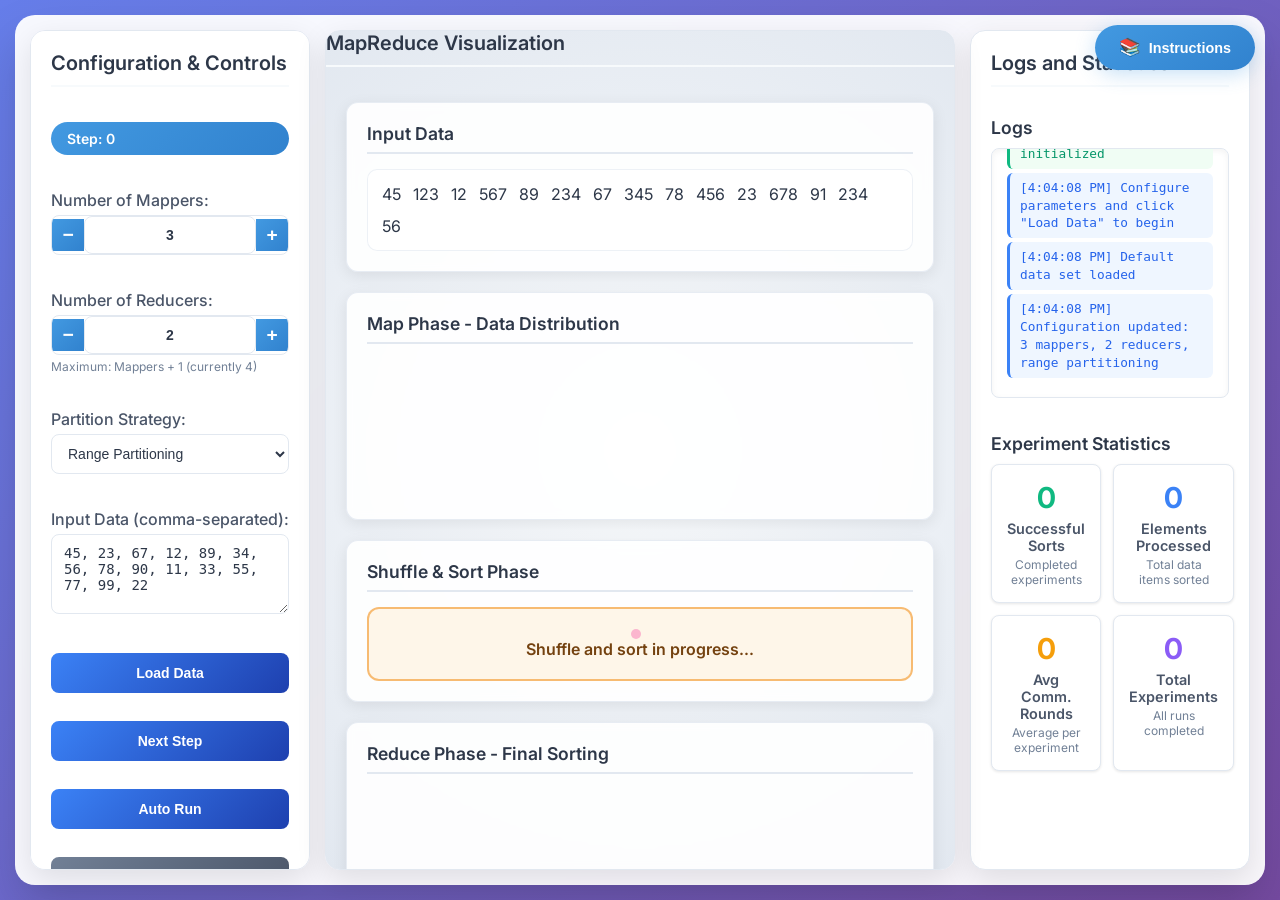
<file: simulation/index.html>
<!DOCTYPE html>
<html lang="en">
<head>
    <meta charset="UTF-8">
    <meta name="viewport" content="width=device-width, initial-scale=1.0">
    <title>Distributed Sort - MapReduce Simulation</title>
    <link rel="stylesheet" href="css/styles.css">
</head>
<body>
    <!-- Floating Instructions Button -->
    <button id="floatingInstructionsBtn" class="floating-instructions" title="Show Instructions">
        <span class="instruction-icon">📚</span>
        Instructions
    </button>

    <!-- Instructions Modal -->
    <div id="instructionsModal" class="instructions-modal">
        <div class="instructions-modal-content">
            <!-- Modal Header -->
            <div class="modal-header">
                <div class="header-content">
                    <div class="header-icon">
                        <svg class="w-6 h-6" fill="none" stroke="currentColor" viewBox="0 0 24 24">
                            <path stroke-linecap="round" stroke-linejoin="round" stroke-width="2" d="M13 16h-1v-4h-1m1-4h.01M21 12a9 9 0 11-18 0 9 9 0 0118 0z"></path>
                        </svg>
                    </div>
                    <div class="header-text">
                        <h2>Instructions</h2>
                        <p>Learn how to use the MapReduce Distributed Sort Simulator</p>
                    </div>
                </div>
                <button class="modal-close" id="closeInstructionsModal">
                    <svg class="w-7 h-7" fill="currentColor" stroke="currentColor" viewBox="0 0 24 24" stroke-width="2">
                        <path stroke-linecap="round" stroke-linejoin="round" d="M6 18L18 6M6 6l12 12"></path>
                    </svg>
                </button>
            </div>
            
            <!-- Modal Body -->
            <div class="modal-body">
                <div class="instructions-grid">
                    <!-- Interactive Controls Card -->
                    <div class="instruction-card">
                        <div class="instruction-icon blue">
                            <svg class="w-6 h-6" fill="none" stroke="currentColor" viewBox="0 0 24 24">
                                <path stroke-linecap="round" stroke-linejoin="round" stroke-width="2" d="M12 6V4m0 2a2 2 0 100 4m0-4a2 2 0 110 4m-6 8a2 2 0 100-4m0 4a2 2 0 100 4m0-4v2m0-6V4m6 6v10m6-2a2 2 0 100-4m0 4a2 2 0 100 4m0-4v2m0-6V4"></path>
                            </svg>
                        </div>
                        <h3 class="instruction-title">Interactive Controls</h3>
                        <ul class="instruction-list">
                            <li><strong>Configure Parameters:</strong> Set number of mappers (2-6), reducers (≤ mappers+1), and partition strategy.</li>
                            <li><strong>Load Data:</strong> Initialize simulation with your input data (comma-separated numbers).</li>
                            <li><strong>Step Through:</strong> Use "Next Step" to progress through each MapReduce phase individually.</li>
                            <li><strong>Auto Run:</strong> Automatic progression through all phases with visual feedback.</li>
                            <li><strong>Pause/Reset:</strong> Control simulation flow and restart with different parameters.</li>
                        </ul>
                    </div>

                    <!-- Simulation Metrics Card -->
                    <div class="instruction-card">
                        <div class="instruction-icon green">
                            <svg class="w-6 h-6" fill="none" stroke="currentColor" viewBox="0 0 24 24">
                                <path stroke-linecap="round" stroke-linejoin="round" stroke-width="2" d="M9 19v-6a2 2 0 00-2-2H5a2 2 0 00-2 2v6a2 2 0 002 2h2a2 2 0 002-2zm0 0V9a2 2 0 012-2h2a2 2 0 012 2v10m-6 0a2 2 0 002 2h2a2 2 0 002-2m0 0V5a2 2 0 012-2h2a2 2 0 012 2v14a2 2 0 01-2 2h-2a2 2 0 01-2-2z"></path>
                            </svg>
                        </div>
                        <h3 class="instruction-title">Simulation Metrics</h3>
                        <ul class="instruction-list">
                            <li><strong>Data Distribution:</strong> Visual representation of how data is distributed across mappers.</li>
                            <li><strong>Processing Progress:</strong> Real-time tracking of sort operations and data movement.</li>
                            <li><strong>Performance Statistics:</strong> Monitor successful sorts, elements processed, and communication rounds.</li>
                        </ul>
                    </div>

                    <!-- MapReduce Process Card -->
                    <div class="instruction-card">
                        <div class="instruction-icon blue">
                            <svg class="w-6 h-6" fill="none" stroke="currentColor" viewBox="0 0 24 24">
                                <path stroke-linecap="round" stroke-linejoin="round" stroke-width="2" d="M10.325 4.317c.426-1.756 2.924-1.756 3.35 0a1.724 1.724 0 002.573 1.066c1.543-.94 3.31.826 2.37 2.37a1.724 1.724 0 001.065 2.572c1.756.426 1.756 2.924 0 3.35a1.724 1.724 0 00-1.066 2.573c.94 1.543-.826 3.31-2.37 2.37a1.724 1.724 0 00-2.572 1.065c-.426 1.756-2.924 1.756-3.35 0a1.724 1.724 0 00-2.573-1.066c-1.543.94-3.31-.826-2.37-2.37a1.724 1.724 0 00-1.065-2.572c-1.756-.426-1.756-2.924 0-3.35a1.724 1.724 0 001.066-2.573c-.94-1.543.826-3.31 2.37-2.37.996.608 2.296.07 2.572-1.065z"></path>
                                <path stroke-linecap="round" stroke-linejoin="round" stroke-width="2" d="M15 12a3 3 0 11-6 0 3 3 0 016 0z"></path>
                            </svg>
                        </div>
                        <h3 class="instruction-title">MapReduce Phases</h3>
                        <ul class="instruction-list">
                            <li><strong>Map Phase:</strong> Input data distributed across mapper nodes for parallel processing.</li>
                            <li><strong>Shuffle Phase:</strong> Data reorganized and grouped by partition keys (Hash/Range).</li>
                            <li><strong>Reduce Phase:</strong> Each reducer independently sorts its assigned data partition.</li>
                            <li><strong>Final Merge:</strong> Sorted partitions combined into final sorted output.</li>
                        </ul>
                    </div>

                    <!-- Learning Objectives Card -->
                    <div class="instruction-card">
                        <div class="instruction-icon orange">
                            <svg class="w-6 h-6" fill="none" stroke="currentColor" viewBox="0 0 24 24">
                                <path stroke-linecap="round" stroke-linejoin="round" stroke-width="2" d="M9.663 17h4.673M12 3v1m6.364 1.636l-.707.707M21 12h-1M4 12H3m3.343-5.657l-.707-.707m2.828 9.9a5 5 0 117.072 0l-.548.547A3.374 3.374 0 0014 18.469V19a2 2 0 11-4 0v-.531c0-.895-.356-1.754-.988-2.386l-.548-.547z"></path>
                            </svg>
                        </div>
                        <h3 class="instruction-title">Learning Objectives</h3>
                        <ul class="instruction-list">
                            <li>Understand distributed sorting principles and MapReduce framework benefits.</li>
                            <li>Compare Hash vs Range partitioning strategies for data distribution.</li>
                            <li>Observe parallel processing impact on sorting large datasets efficiently.</li>
                            <li>Analyze the relationship between mappers, reducers, and overall performance.</li>
                        </ul>
                    </div>
                </div>
            </div>
        </div>
    </div>

    <div class="main-container">
        <!-- Main Grid Layout -->
        <div class="grid-container">
            <!-- Controls Panel -->
            <div class="panel">
                <h2 class="panel-title">Configuration & Controls</h2>
                
                <div class="step-counter" id="stepCounter">Step: 0</div>
                
                <!-- Configuration Section -->
                <div class="form-group">
                    <label for="mapperCount">Number of Mappers:</label>
                    <div class="number-input-container">
                        <button type="button" class="number-btn minus-btn" onclick="decrementMapper()">−</button>
                        <input type="number" id="mapperCount" class="form-control number-input" min="2" max="6" value="3" step="1" readonly>
                        <button type="button" class="number-btn plus-btn" onclick="incrementMapper()">+</button>
                    </div>
                </div>

                <div class="form-group">
                    <label for="reducerCount">Number of Reducers:</label>
                    <div class="number-input-container">
                        <button type="button" class="number-btn minus-btn" onclick="decrementReducer()">−</button>
                        <input type="number" id="reducerCount" class="form-control number-input" min="2" max="6" value="2" step="1" readonly>
                        <button type="button" class="number-btn plus-btn" onclick="incrementReducer()">+</button>
                    </div>
                    <small class="form-text text-muted" id="reducerHelperText">Maximum: Mappers + 1 (currently 4)</small>
                </div>

                <div class="form-group">
                    <label for="partitionStrategy">Partition Strategy:</label>
                    <select id="partitionStrategy" class="form-control">
                        <option value="hash">Hash Partitioning</option>
                        <option value="range" selected>Range Partitioning</option>
                    </select>
                </div>

                <div class="form-group">
                    <label for="inputData">Input Data (comma-separated):</label>
                    <textarea id="inputData" placeholder="Enter numbers separated by commas..." class="form-control">45, 23, 67, 12, 89, 34, 56, 78, 90, 11, 33, 55, 77, 99, 22</textarea>
                </div>

                <!-- Control Buttons -->
                <button id="loadDataBtn" class="btn">Load Data</button>
                <button id="stepBtn" class="btn">Next Step</button>
                <button id="autoRunBtn" class="btn">Auto Run</button>
                <button id="pauseBtn" class="btn btn-secondary">Pause</button>
                <button id="resetBtn" class="btn btn-danger">Reset</button>
                
                <!-- C++ Download Button -->
                <button id="downloadCppBtn" class="btn btn-download" title="Download C++ Implementation">
                    <svg class="download-icon" fill="none" stroke="currentColor" viewBox="0 0 24 24" width="16" height="16">
                        <path stroke-linecap="round" stroke-linejoin="round" stroke-width="2" d="M7 16a4 4 0 01-.88-7.903A5 5 0 1115.9 6L16 6a5 5 0 011 9.9M9 19l3 3m0 0l3-3m-3 3V10"/>
                    </svg>
                    Download C++ Code
                </button>
                
                <!-- Progress Bar -->
                <div class="progress-bar">
                    <div id="progressFill" class="progress-fill" style="width: 0%"></div>
                </div>

                <!-- Instructions Button -->
                <!-- <button id="instructionsBtn" class="btn btn-secondary">Show Instructions</button> -->
            </div>

            <!-- Experiment Area -->
            <div class="panel">
                <h2 class="panel-title">MapReduce Visualization</h2>
                <div class="experiment-area">
                    
                    <!-- Input Data Section -->
                    <div class="data-section">
                        <h3>Input Data</h3>
                        <div id="inputDataViz" class="data-container">
                            <!-- Data items will be populated here -->
                        </div>
                    </div>

                    <!-- Map Phase -->
                    <div class="data-section">
                        <h3>Map Phase - Data Distribution</h3>
                        <div id="mappersViz" class="mappers-container">
                            <!-- Mapper containers will be generated here -->
                        </div>
                    </div>

                    <!-- Shuffle Phase -->
                    <div class="data-section">
                        <h3>Shuffle & Sort Phase</h3>
                        <div id="shuffleViz" class="shuffle-container">
                            <span class="status-indicator status-waiting" id="shuffleStatus"></span>
                            Shuffle and sort in progress...
                        </div>
                    </div>

                    <!-- Reduce Phase -->
                    <div class="data-section">
                        <h3>Reduce Phase - Final Sorting</h3>
                        <div id="reducersViz" class="reducers-container">
                            <!-- Reducer containers will be generated here -->
                        </div>
                    </div>

                    <!-- Final Output -->
                    <div class="data-section">
                        <h3>Final Sorted Output</h3>
                        <div id="outputDataViz" class="data-container">
                            <!-- Final sorted data will appear here -->
                        </div>
                    </div>
                </div>
            </div>

            <!-- Activity Log Panel -->
            <div class="panel">
                <h2 class="panel-title">Logs and Statistics</h2>
                
                <div class="status-section">
                    <h4>Logs</h4>
                    <div class="logs" id="logContainer">
                        <div class="log-entry info">[System] Distributed Sort MapReduce initialized</div>
                        <div class="log-entry info">[Info] Configure parameters and click 'Load Data' to begin</div>
                    </div>
                </div>

                <div class="status-section">
                    <h4>Experiment Statistics</h4>
                    <div class="stats-grid">
                        <div class="stat-card">
                            <div class="stat-value" id="totalSortsCount">0</div>
                            <div class="stat-label">Successful Sorts</div>
                            <div class="stat-description">Completed experiments</div>
                        </div>
                        <div class="stat-card">
                            <div class="stat-value" id="totalElementsProcessed">0</div>
                            <div class="stat-label">Elements Processed</div>
                            <div class="stat-description">Total data items sorted</div>
                        </div>
                        <div class="stat-card">
                            <div class="stat-value" id="avgCommunicationRounds">0</div>
                            <div class="stat-label">Avg Comm. Rounds</div>
                            <div class="stat-description">Average per experiment</div>
                        </div>
                        <div class="stat-card">
                            <div class="stat-value" id="totalExperiments">0</div>
                            <div class="stat-label">Total Experiments</div>
                            <div class="stat-description">All runs completed</div>
                        </div>
                    </div>
                </div>
            </div>
        </div>

        <!-- Instructions Modal -->
        <div id="instructionsModal" class="modal" style="display: none;">
            <div class="modal-content">
                <span class="modal-close" id="closeModal">&times;</span>
                <h2>Distributed Sort Instructions</h2>
                <div class="instructions">
                    <h3>Overview</h3>
                    <p>This simulation demonstrates how MapReduce framework performs distributed sorting of large datasets across multiple machines.</p>

                    <h3>How to Use</h3>
                    <ol>
                        <li><strong>Configure Parameters:</strong> Set the number of mappers, reducers (≤ mappers+1), and partition strategy</li>
                        <li><strong>Input Data:</strong> Enter comma-separated numbers or use the default dataset</li>
                        <li><strong>Load Data:</strong> Click "Load Data" to initialize the simulation</li>
                        <li><strong>Step Through:</strong> Use "Next Step" to see each phase individually</li>
                        <li><strong>Auto Run:</strong> Click "Auto Run" for automatic progression through all phases</li>
                        <li><strong>Reset:</strong> Clear the simulation and start over with new parameters</li>
                    </ol>

                    <h3>MapReduce Phases</h3>
                    <ul>
                        <li><strong>Map Phase:</strong> Input data is distributed across mapper nodes</li>
                        <li><strong>Shuffle Phase:</strong> Data is reorganized and grouped by partition keys</li>
                        <li><strong>Reduce Phase:</strong> Each reducer sorts its assigned data partition</li>
                        <li><strong>Merge Phase:</strong> Sorted partitions are merged into final sorted output</li>
                    </ul>

                    <h3>Partition Strategies</h3>
                    <ul>
                        <li><strong>Hash Partitioning:</strong> Uses hash function for even data distribution</li>
                        <li><strong>Range Partitioning:</strong> Divides data into sorted ranges</li>
                    </ul>

                    <h3>Key Benefits</h3>
                    <ul>
                        <li>Parallel processing reduces overall sorting time</li>
                        <li>Scalable to handle very large datasets</li>
                        <li>Fault-tolerant with automatic recovery</li>
                        <li>Efficient network utilization during shuffle phase</li>
                    </ul>
                </div>
            </div>
        </div>
    </div>

    <!-- JavaScript -->
    <script src="js/main.js"></script>
    <script>
        // Number input increment/decrement functions
        function incrementMapper() {
            const input = document.getElementById('mapperCount');
            const currentValue = parseInt(input.value);
            const maxValue = parseInt(input.max);
            if (currentValue < maxValue) {
                input.value = currentValue + 1;
                // Trigger change event to update the experiment
                input.dispatchEvent(new Event('change'));
                // Adjust reducer count if it exceeds the new limit
                adjustReducerLimit();
            }
        }

        function decrementMapper() {
            const input = document.getElementById('mapperCount');
            const currentValue = parseInt(input.value);
            const minValue = parseInt(input.min);
            if (currentValue > minValue) {
                input.value = currentValue - 1;
                // Trigger change event to update the experiment
                input.dispatchEvent(new Event('change'));
                // Adjust reducer count if it exceeds the new limit
                adjustReducerLimit();
            }
        }

        // Helper function to adjust reducer count when mapper count changes
        function adjustReducerLimit() {
            const mapperInput = document.getElementById('mapperCount');
            const reducerInput = document.getElementById('reducerCount');
            const helperText = document.getElementById('reducerHelperText');
            const mapperCount = parseInt(mapperInput.value);
            const reducerCount = parseInt(reducerInput.value);
            const maxReducers = mapperCount + 1;
            
            // Update helper text
            if (helperText) {
                helperText.textContent = `Maximum: Mappers + 1 (currently ${maxReducers})`;
            }
            
            // If current reducer count exceeds the new limit, reduce it
            if (reducerCount > maxReducers) {
                reducerInput.value = maxReducers;
                reducerInput.dispatchEvent(new Event('change'));
            }
        }

        // Initialize helper text on page load
        document.addEventListener('DOMContentLoaded', function() {
            adjustReducerLimit();
        });

        function incrementReducer() {
            const reducerInput = document.getElementById('reducerCount');
            const mapperInput = document.getElementById('mapperCount');
            const currentValue = parseInt(reducerInput.value);
            const maxValue = parseInt(reducerInput.max);
            const mapperCount = parseInt(mapperInput.value);
            const dynamicMax = mapperCount + 1; // Restrict reducers to mappers + 1
            
            if (currentValue < maxValue && currentValue < dynamicMax) {
                reducerInput.value = currentValue + 1;
                // Trigger change event to update the experiment
                reducerInput.dispatchEvent(new Event('change'));
            }
        }

        function decrementReducer() {
            const input = document.getElementById('reducerCount');
            const currentValue = parseInt(input.value);
            const minValue = parseInt(input.min);
            if (currentValue > minValue) {
                input.value = currentValue - 1;
                // Trigger change event to update the experiment
                input.dispatchEvent(new Event('change'));
            }
        }

        // Floating Instructions Modal Logic
        const floatingInstructionsBtn = document.getElementById('floatingInstructionsBtn');
        const instructionsModal = document.getElementById('instructionsModal');
        const closeInstructionsModal = document.getElementById('closeInstructionsModal');

        // Open instructions modal
        floatingInstructionsBtn.addEventListener('click', function() {
            instructionsModal.style.display = 'block';
        });

        // Close instructions modal
        closeInstructionsModal.addEventListener('click', function() {
            instructionsModal.style.display = 'none';
        });

        // Close modal when clicking outside
        window.addEventListener('click', function(event) {
            if (event.target === instructionsModal) {
                instructionsModal.style.display = 'none';
            }
        });
    </script>
<script src="../assets/js/iframeResize.js"></script>
        
        </body>
</html>
</file>
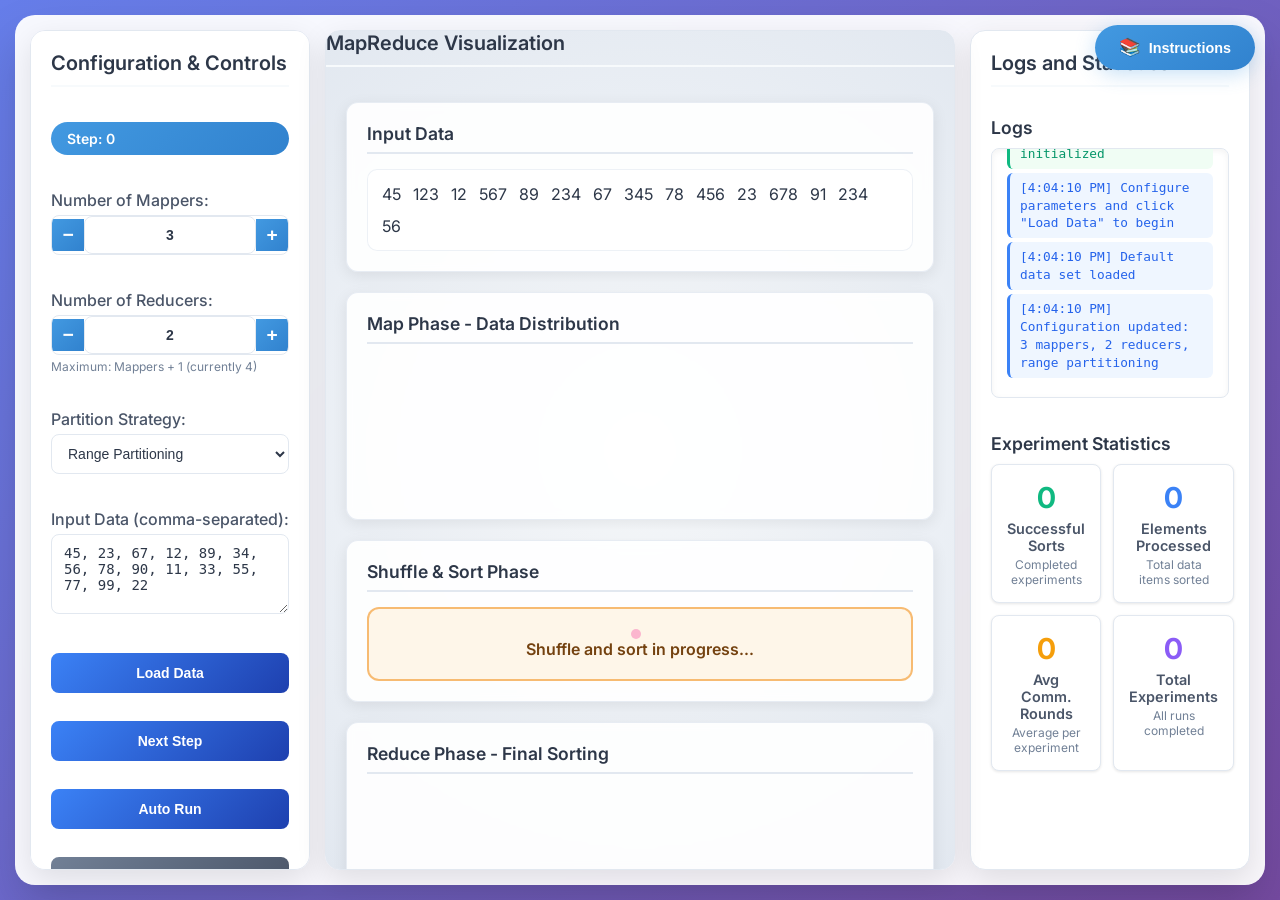
<file: experiment/simulation/index.html>
<!DOCTYPE html>
<html lang="en">
<head>
    <meta charset="UTF-8">
    <meta name="viewport" content="width=device-width, initial-scale=1.0">
    <title>Distributed Sort - MapReduce Simulation</title>
    <link rel="stylesheet" href="css/styles.css">
</head>
<body>
    <!-- Floating Instructions Button -->
    <button id="floatingInstructionsBtn" class="floating-instructions" title="Show Instructions">
        <span class="instruction-icon">📚</span>
        Instructions
    </button>

    <!-- Instructions Modal -->
    <div id="instructionsModal" class="instructions-modal">
        <div class="instructions-modal-content">
            <!-- Modal Header -->
            <div class="modal-header">
                <div class="header-content">
                    <div class="header-icon">
                        <svg class="w-6 h-6" fill="none" stroke="currentColor" viewBox="0 0 24 24">
                            <path stroke-linecap="round" stroke-linejoin="round" stroke-width="2" d="M13 16h-1v-4h-1m1-4h.01M21 12a9 9 0 11-18 0 9 9 0 0118 0z"></path>
                        </svg>
                    </div>
                    <div class="header-text">
                        <h2>Instructions</h2>
                        <p>Learn how to use the MapReduce Distributed Sort Simulator</p>
                    </div>
                </div>
                <button class="modal-close" id="closeInstructionsModal">
                    <svg class="w-7 h-7" fill="currentColor" stroke="currentColor" viewBox="0 0 24 24" stroke-width="2">
                        <path stroke-linecap="round" stroke-linejoin="round" d="M6 18L18 6M6 6l12 12"></path>
                    </svg>
                </button>
            </div>
            
            <!-- Modal Body -->
            <div class="modal-body">
                <div class="instructions-grid">
                    <!-- Interactive Controls Card -->
                    <div class="instruction-card">
                        <div class="instruction-icon blue">
                            <svg class="w-6 h-6" fill="none" stroke="currentColor" viewBox="0 0 24 24">
                                <path stroke-linecap="round" stroke-linejoin="round" stroke-width="2" d="M12 6V4m0 2a2 2 0 100 4m0-4a2 2 0 110 4m-6 8a2 2 0 100-4m0 4a2 2 0 100 4m0-4v2m0-6V4m6 6v10m6-2a2 2 0 100-4m0 4a2 2 0 100 4m0-4v2m0-6V4"></path>
                            </svg>
                        </div>
                        <h3 class="instruction-title">Interactive Controls</h3>
                        <ul class="instruction-list">
                            <li><strong>Configure Parameters:</strong> Set number of mappers (2-6), reducers (≤ mappers+1), and partition strategy.</li>
                            <li><strong>Load Data:</strong> Initialize simulation with your input data (comma-separated numbers).</li>
                            <li><strong>Step Through:</strong> Use "Next Step" to progress through each MapReduce phase individually.</li>
                            <li><strong>Auto Run:</strong> Automatic progression through all phases with visual feedback.</li>
                            <li><strong>Pause/Reset:</strong> Control simulation flow and restart with different parameters.</li>
                        </ul>
                    </div>

                    <!-- Simulation Metrics Card -->
                    <div class="instruction-card">
                        <div class="instruction-icon green">
                            <svg class="w-6 h-6" fill="none" stroke="currentColor" viewBox="0 0 24 24">
                                <path stroke-linecap="round" stroke-linejoin="round" stroke-width="2" d="M9 19v-6a2 2 0 00-2-2H5a2 2 0 00-2 2v6a2 2 0 002 2h2a2 2 0 002-2zm0 0V9a2 2 0 012-2h2a2 2 0 012 2v10m-6 0a2 2 0 002 2h2a2 2 0 002-2m0 0V5a2 2 0 012-2h2a2 2 0 012 2v14a2 2 0 01-2 2h-2a2 2 0 01-2-2z"></path>
                            </svg>
                        </div>
                        <h3 class="instruction-title">Simulation Metrics</h3>
                        <ul class="instruction-list">
                            <li><strong>Data Distribution:</strong> Visual representation of how data is distributed across mappers.</li>
                            <li><strong>Processing Progress:</strong> Real-time tracking of sort operations and data movement.</li>
                            <li><strong>Performance Statistics:</strong> Monitor successful sorts, elements processed, and communication rounds.</li>
                        </ul>
                    </div>

                    <!-- MapReduce Process Card -->
                    <div class="instruction-card">
                        <div class="instruction-icon blue">
                            <svg class="w-6 h-6" fill="none" stroke="currentColor" viewBox="0 0 24 24">
                                <path stroke-linecap="round" stroke-linejoin="round" stroke-width="2" d="M10.325 4.317c.426-1.756 2.924-1.756 3.35 0a1.724 1.724 0 002.573 1.066c1.543-.94 3.31.826 2.37 2.37a1.724 1.724 0 001.065 2.572c1.756.426 1.756 2.924 0 3.35a1.724 1.724 0 00-1.066 2.573c.94 1.543-.826 3.31-2.37 2.37a1.724 1.724 0 00-2.572 1.065c-.426 1.756-2.924 1.756-3.35 0a1.724 1.724 0 00-2.573-1.066c-1.543.94-3.31-.826-2.37-2.37a1.724 1.724 0 00-1.065-2.572c-1.756-.426-1.756-2.924 0-3.35a1.724 1.724 0 001.066-2.573c-.94-1.543.826-3.31 2.37-2.37.996.608 2.296.07 2.572-1.065z"></path>
                                <path stroke-linecap="round" stroke-linejoin="round" stroke-width="2" d="M15 12a3 3 0 11-6 0 3 3 0 016 0z"></path>
                            </svg>
                        </div>
                        <h3 class="instruction-title">MapReduce Phases</h3>
                        <ul class="instruction-list">
                            <li><strong>Map Phase:</strong> Input data distributed across mapper nodes for parallel processing.</li>
                            <li><strong>Shuffle Phase:</strong> Data reorganized and grouped by partition keys (Hash/Range).</li>
                            <li><strong>Reduce Phase:</strong> Each reducer independently sorts its assigned data partition.</li>
                            <li><strong>Final Merge:</strong> Sorted partitions combined into final sorted output.</li>
                        </ul>
                    </div>

                    <!-- Learning Objectives Card -->
                    <div class="instruction-card">
                        <div class="instruction-icon orange">
                            <svg class="w-6 h-6" fill="none" stroke="currentColor" viewBox="0 0 24 24">
                                <path stroke-linecap="round" stroke-linejoin="round" stroke-width="2" d="M9.663 17h4.673M12 3v1m6.364 1.636l-.707.707M21 12h-1M4 12H3m3.343-5.657l-.707-.707m2.828 9.9a5 5 0 117.072 0l-.548.547A3.374 3.374 0 0014 18.469V19a2 2 0 11-4 0v-.531c0-.895-.356-1.754-.988-2.386l-.548-.547z"></path>
                            </svg>
                        </div>
                        <h3 class="instruction-title">Learning Objectives</h3>
                        <ul class="instruction-list">
                            <li>Understand distributed sorting principles and MapReduce framework benefits.</li>
                            <li>Compare Hash vs Range partitioning strategies for data distribution.</li>
                            <li>Observe parallel processing impact on sorting large datasets efficiently.</li>
                            <li>Analyze the relationship between mappers, reducers, and overall performance.</li>
                        </ul>
                    </div>
                </div>
            </div>
        </div>
    </div>

    <div class="main-container">
        <!-- Main Grid Layout -->
        <div class="grid-container">
            <!-- Controls Panel -->
            <div class="panel">
                <h2 class="panel-title">Configuration & Controls</h2>
                
                <div class="step-counter" id="stepCounter">Step: 0</div>
                
                <!-- Configuration Section -->
                <div class="form-group">
                    <label for="mapperCount">Number of Mappers:</label>
                    <div class="number-input-container">
                        <button type="button" class="number-btn minus-btn" onclick="decrementMapper()">−</button>
                        <input type="number" id="mapperCount" class="form-control number-input" min="2" max="6" value="3" step="1" readonly>
                        <button type="button" class="number-btn plus-btn" onclick="incrementMapper()">+</button>
                    </div>
                </div>

                <div class="form-group">
                    <label for="reducerCount">Number of Reducers:</label>
                    <div class="number-input-container">
                        <button type="button" class="number-btn minus-btn" onclick="decrementReducer()">−</button>
                        <input type="number" id="reducerCount" class="form-control number-input" min="2" max="6" value="2" step="1" readonly>
                        <button type="button" class="number-btn plus-btn" onclick="incrementReducer()">+</button>
                    </div>
                    <small class="form-text text-muted" id="reducerHelperText">Maximum: Mappers + 1 (currently 4)</small>
                </div>

                <div class="form-group">
                    <label for="partitionStrategy">Partition Strategy:</label>
                    <select id="partitionStrategy" class="form-control">
                        <option value="hash">Hash Partitioning</option>
                        <option value="range" selected>Range Partitioning</option>
                    </select>
                </div>

                <div class="form-group">
                    <label for="inputData">Input Data (comma-separated):</label>
                    <textarea id="inputData" placeholder="Enter numbers separated by commas..." class="form-control">45, 23, 67, 12, 89, 34, 56, 78, 90, 11, 33, 55, 77, 99, 22</textarea>
                </div>

                <!-- Control Buttons -->
                <button id="loadDataBtn" class="btn">Load Data</button>
                <button id="stepBtn" class="btn">Next Step</button>
                <button id="autoRunBtn" class="btn">Auto Run</button>
                <button id="pauseBtn" class="btn btn-secondary">Pause</button>
                <button id="resetBtn" class="btn btn-danger">Reset</button>
                
                <!-- C++ Download Button -->
                <button id="downloadCppBtn" class="btn btn-download" title="Download C++ Implementation">
                    <svg class="download-icon" fill="none" stroke="currentColor" viewBox="0 0 24 24" width="16" height="16">
                        <path stroke-linecap="round" stroke-linejoin="round" stroke-width="2" d="M7 16a4 4 0 01-.88-7.903A5 5 0 1115.9 6L16 6a5 5 0 011 9.9M9 19l3 3m0 0l3-3m-3 3V10"/>
                    </svg>
                    Download C++ Code
                </button>
                
                <!-- Progress Bar -->
                <div class="progress-bar">
                    <div id="progressFill" class="progress-fill" style="width: 0%"></div>
                </div>

                <!-- Instructions Button -->
                <!-- <button id="instructionsBtn" class="btn btn-secondary">Show Instructions</button> -->
            </div>

            <!-- Experiment Area -->
            <div class="panel">
                <h2 class="panel-title">MapReduce Visualization</h2>
                <div class="experiment-area">
                    
                    <!-- Input Data Section -->
                    <div class="data-section">
                        <h3>Input Data</h3>
                        <div id="inputDataViz" class="data-container">
                            <!-- Data items will be populated here -->
                        </div>
                    </div>

                    <!-- Map Phase -->
                    <div class="data-section">
                        <h3>Map Phase - Data Distribution</h3>
                        <div id="mappersViz" class="mappers-container">
                            <!-- Mapper containers will be generated here -->
                        </div>
                    </div>

                    <!-- Shuffle Phase -->
                    <div class="data-section">
                        <h3>Shuffle & Sort Phase</h3>
                        <div id="shuffleViz" class="shuffle-container">
                            <span class="status-indicator status-waiting" id="shuffleStatus"></span>
                            Shuffle and sort in progress...
                        </div>
                    </div>

                    <!-- Reduce Phase -->
                    <div class="data-section">
                        <h3>Reduce Phase - Final Sorting</h3>
                        <div id="reducersViz" class="reducers-container">
                            <!-- Reducer containers will be generated here -->
                        </div>
                    </div>

                    <!-- Final Output -->
                    <div class="data-section">
                        <h3>Final Sorted Output</h3>
                        <div id="outputDataViz" class="data-container">
                            <!-- Final sorted data will appear here -->
                        </div>
                    </div>
                </div>
            </div>

            <!-- Activity Log Panel -->
            <div class="panel">
                <h2 class="panel-title">Logs and Statistics</h2>
                
                <div class="status-section">
                    <h4>Logs</h4>
                    <div class="logs" id="logContainer">
                        <div class="log-entry info">[System] Distributed Sort MapReduce initialized</div>
                        <div class="log-entry info">[Info] Configure parameters and click 'Load Data' to begin</div>
                    </div>
                </div>

                <div class="status-section">
                    <h4>Experiment Statistics</h4>
                    <div class="stats-grid">
                        <div class="stat-card">
                            <div class="stat-value" id="totalSortsCount">0</div>
                            <div class="stat-label">Successful Sorts</div>
                            <div class="stat-description">Completed experiments</div>
                        </div>
                        <div class="stat-card">
                            <div class="stat-value" id="totalElementsProcessed">0</div>
                            <div class="stat-label">Elements Processed</div>
                            <div class="stat-description">Total data items sorted</div>
                        </div>
                        <div class="stat-card">
                            <div class="stat-value" id="avgCommunicationRounds">0</div>
                            <div class="stat-label">Avg Comm. Rounds</div>
                            <div class="stat-description">Average per experiment</div>
                        </div>
                        <div class="stat-card">
                            <div class="stat-value" id="totalExperiments">0</div>
                            <div class="stat-label">Total Experiments</div>
                            <div class="stat-description">All runs completed</div>
                        </div>
                    </div>
                </div>
            </div>
        </div>

        <!-- Instructions Modal -->
        <div id="instructionsModal" class="modal" style="display: none;">
            <div class="modal-content">
                <span class="modal-close" id="closeModal">&times;</span>
                <h2>Distributed Sort Instructions</h2>
                <div class="instructions">
                    <h3>Overview</h3>
                    <p>This simulation demonstrates how MapReduce framework performs distributed sorting of large datasets across multiple machines.</p>

                    <h3>How to Use</h3>
                    <ol>
                        <li><strong>Configure Parameters:</strong> Set the number of mappers, reducers (≤ mappers+1), and partition strategy</li>
                        <li><strong>Input Data:</strong> Enter comma-separated numbers or use the default dataset</li>
                        <li><strong>Load Data:</strong> Click "Load Data" to initialize the simulation</li>
                        <li><strong>Step Through:</strong> Use "Next Step" to see each phase individually</li>
                        <li><strong>Auto Run:</strong> Click "Auto Run" for automatic progression through all phases</li>
                        <li><strong>Reset:</strong> Clear the simulation and start over with new parameters</li>
                    </ol>

                    <h3>MapReduce Phases</h3>
                    <ul>
                        <li><strong>Map Phase:</strong> Input data is distributed across mapper nodes</li>
                        <li><strong>Shuffle Phase:</strong> Data is reorganized and grouped by partition keys</li>
                        <li><strong>Reduce Phase:</strong> Each reducer sorts its assigned data partition</li>
                        <li><strong>Merge Phase:</strong> Sorted partitions are merged into final sorted output</li>
                    </ul>

                    <h3>Partition Strategies</h3>
                    <ul>
                        <li><strong>Hash Partitioning:</strong> Uses hash function for even data distribution</li>
                        <li><strong>Range Partitioning:</strong> Divides data into sorted ranges</li>
                    </ul>

                    <h3>Key Benefits</h3>
                    <ul>
                        <li>Parallel processing reduces overall sorting time</li>
                        <li>Scalable to handle very large datasets</li>
                        <li>Fault-tolerant with automatic recovery</li>
                        <li>Efficient network utilization during shuffle phase</li>
                    </ul>
                </div>
            </div>
        </div>
    </div>

    <!-- JavaScript -->
    <script src="js/main.js"></script>
    <script>
        // Number input increment/decrement functions
        function incrementMapper() {
            const input = document.getElementById('mapperCount');
            const currentValue = parseInt(input.value);
            const maxValue = parseInt(input.max);
            if (currentValue < maxValue) {
                input.value = currentValue + 1;
                // Trigger change event to update the experiment
                input.dispatchEvent(new Event('change'));
                // Adjust reducer count if it exceeds the new limit
                adjustReducerLimit();
            }
        }

        function decrementMapper() {
            const input = document.getElementById('mapperCount');
            const currentValue = parseInt(input.value);
            const minValue = parseInt(input.min);
            if (currentValue > minValue) {
                input.value = currentValue - 1;
                // Trigger change event to update the experiment
                input.dispatchEvent(new Event('change'));
                // Adjust reducer count if it exceeds the new limit
                adjustReducerLimit();
            }
        }

        // Helper function to adjust reducer count when mapper count changes
        function adjustReducerLimit() {
            const mapperInput = document.getElementById('mapperCount');
            const reducerInput = document.getElementById('reducerCount');
            const helperText = document.getElementById('reducerHelperText');
            const mapperCount = parseInt(mapperInput.value);
            const reducerCount = parseInt(reducerInput.value);
            const maxReducers = mapperCount + 1;
            
            // Update helper text
            if (helperText) {
                helperText.textContent = `Maximum: Mappers + 1 (currently ${maxReducers})`;
            }
            
            // If current reducer count exceeds the new limit, reduce it
            if (reducerCount > maxReducers) {
                reducerInput.value = maxReducers;
                reducerInput.dispatchEvent(new Event('change'));
            }
        }

        // Initialize helper text on page load
        document.addEventListener('DOMContentLoaded', function() {
            adjustReducerLimit();
        });

        function incrementReducer() {
            const reducerInput = document.getElementById('reducerCount');
            const mapperInput = document.getElementById('mapperCount');
            const currentValue = parseInt(reducerInput.value);
            const maxValue = parseInt(reducerInput.max);
            const mapperCount = parseInt(mapperInput.value);
            const dynamicMax = mapperCount + 1; // Restrict reducers to mappers + 1
            
            if (currentValue < maxValue && currentValue < dynamicMax) {
                reducerInput.value = currentValue + 1;
                // Trigger change event to update the experiment
                reducerInput.dispatchEvent(new Event('change'));
            }
        }

        function decrementReducer() {
            const input = document.getElementById('reducerCount');
            const currentValue = parseInt(input.value);
            const minValue = parseInt(input.min);
            if (currentValue > minValue) {
                input.value = currentValue - 1;
                // Trigger change event to update the experiment
                input.dispatchEvent(new Event('change'));
            }
        }

        // Floating Instructions Modal Logic
        const floatingInstructionsBtn = document.getElementById('floatingInstructionsBtn');
        const instructionsModal = document.getElementById('instructionsModal');
        const closeInstructionsModal = document.getElementById('closeInstructionsModal');

        // Open instructions modal
        floatingInstructionsBtn.addEventListener('click', function() {
            instructionsModal.style.display = 'block';
        });

        // Close instructions modal
        closeInstructionsModal.addEventListener('click', function() {
            instructionsModal.style.display = 'none';
        });

        // Close modal when clicking outside
        window.addEventListener('click', function(event) {
            if (event.target === instructionsModal) {
                instructionsModal.style.display = 'none';
            }
        });
    </script>
</body>
</html>
</file>
<file: simulation/css/styles.css>
@import url('https://fonts.googleapis.com/css2?family=Inter:wght@300;400;600;700&display=swap');

        * {
            margin: 0;
            padding: 0;
            box-sizing: border-box;
        }

        html {
            scroll-behavior: smooth;
            -webkit-text-size-adjust: 100%;
        }

        body {
            font-family: 'Inter', sans-serif;
            background: linear-gradient(135deg, #667eea 0%, #764ba2 100%);
            min-height: 100vh;
            color: #2d3748;
            -webkit-font-smoothing: antialiased;
            -moz-osx-font-smoothing: grayscale;
            overflow-x: hidden;
        }

        .main-container {
            max-width: 2000px;
            min-height: 100vh;
            padding: 15px;
            margin: 0 auto;
            width: 100%;
        }

        .grid-container {
            display: grid;
            grid-template-columns: 320px 1fr 320px;
            gap: 15px;
            min-height: calc(100vh - 30px);
            background: rgba(255, 255, 255, 0.95);
            backdrop-filter: blur(10px);
            border-radius: 20px;
            box-shadow: 0 25px 50px rgba(0,0,0,0.15);
            padding: 15px;
        }

        .panel {
            border-radius: 15px;
            padding: 20px;
            box-shadow: 0 10px 30px rgba(0, 0, 0, 0.1);
            border: 1px solid #e2e8f0;
            overflow-y: auto;
            height: calc(100vh - 60px);
        }

        /* Controls panel (left) */
        .panel:first-child {
            background: white;
            display: flex;
            flex-direction: column;
            gap: 20px;
            min-width: 320px;
            max-width: 320px;
        }

        /* Experiment area (middle) - exact 2PhaseCommit styling */
        .panel:nth-child(2) {
            position: relative;
            overflow: hidden;
            border-radius: 15px;
            background: radial-gradient(circle at 50% 50%, #f8fafc 0%, #e2e8f0 100%);
            box-shadow: 0 10px 30px rgba(0,0,0,0.1);
            display: flex;
            flex-direction: column;
            padding: 0;
        }

        /* Observations panel (right) */
        .panel:nth-child(3) {
            background: white;
            display: flex;
            flex-direction: column;
            gap: 15px;
            min-width: 320px;
            max-width: 320px;
        }

        .panel-title {
            font-size: 1.25rem;
            font-weight: 600;
            color: #2d3748;
            margin-bottom: 15px;
            padding-bottom: 10px;
            border-bottom: 2px solid #f7fafc;
        }

        .step-counter {
            background: linear-gradient(135deg, #4299e1 0%, #3182ce 100%);
            color: white;
            padding: 8px 16px;
            border-radius: 20px;
            font-size: 0.875rem;
            font-weight: 600;
            display: inline-block;
            margin-bottom: 15px;
        }

        .form-group {
            margin-bottom: 15px;
        }

        .form-group label {
            display: block;
            margin-bottom: 5px;
            font-weight: 500;
            color: #4a5568;
        }

        .form-group input, .form-group select, .form-group textarea {
            width: 100%;
            padding: 10px 12px;
            border: 1px solid #e2e8f0;
            border-radius: 8px;
            font-size: 0.875rem;
            background: white;
            color: #2d3748;
            transition: all 0.2s ease;
        }

        .form-group input:focus, .form-group select:focus, .form-group textarea:focus {
            outline: none;
            border-color: #3182ce;
            box-shadow: 0 0 0 3px rgba(49, 130, 206, 0.1);
        }

        /* Enhanced number input styling */
        .form-group input[type="number"] {
            -webkit-appearance: textfield;
            -moz-appearance: textfield;
            appearance: textfield;
        }

        .form-group input[type="number"]::-webkit-outer-spin-button,
        .form-group input[type="number"]::-webkit-inner-spin-button {
            -webkit-appearance: none;
            margin: 0;
        }

        /* Helper text styling */
        .form-text {
            font-size: 0.75rem;
            color: #718096;
            margin-top: 4px;
            display: block;
        }

        .text-muted {
            color: #718096 !important;
        }

        /* Custom number input container */
        .number-input-container {
            display: flex;
            align-items: center;
            background: white;
            border: 1px solid #e2e8f0;
            border-radius: 8px;
            overflow: hidden;
            transition: all 0.2s ease;
        }

        .number-input-container:focus-within {
            border-color: #3182ce;
            box-shadow: 0 0 0 3px rgba(49, 130, 206, 0.1);
        }

        .number-input {
            flex: 1;
            border: none;
            padding: 10px 12px;
            text-align: center;
            font-weight: 600;
            font-size: 1rem;
            background: transparent;
            color: #2d3748;
        }

        .number-input:focus {
            outline: none;
            box-shadow: none;
        }

        .number-btn {
            width: 32px;
            height: 32px;
            border: none;
            background: linear-gradient(135deg, #4299e1 0%, #3182ce 100%);
            color: white;
            font-size: 1.2rem;
            font-weight: bold;
            cursor: pointer;
            transition: all 0.2s ease;
            display: flex;
            align-items: center;
            justify-content: center;
        }

        .number-btn:hover {
            background: linear-gradient(135deg, #3182ce 0%, #2c5282 100%);
            transform: scale(1.05);
        }

        .number-btn:active {
            transform: scale(0.95);
        }

        .number-btn:disabled {
            background: #e2e8f0;
            color: #a0aec0;
            cursor: not-allowed;
            transform: none;
        }

        .minus-btn {
            border-radius: 0;
        }

        .plus-btn {
            border-radius: 0;
        }

        .form-group textarea {
            resize: vertical;
            min-height: 80px;
        }

        .btn {
            background: linear-gradient(135deg, #3b82f6, #1e40af);
            color: white;
            border: none;
            border-radius: 8px;
            padding: 12px 16px;
            font-size: 0.875rem;
            font-weight: 600;
            cursor: pointer;
            transition: all 0.3s ease;
            width: 100%;
            margin-bottom: 8px;
            display: inline-block;
            text-align: center;
            text-decoration: none;
        }

        .btn:hover {
            transform: translateY(-2px);
            box-shadow: 0 4px 12px rgba(59, 130, 246, 0.3);
        }

        .btn:active {
            transform: translateY(0);
        }

        .btn-secondary {
            background: linear-gradient(135deg, #718096, #4a5568);
        }

        .btn-secondary:hover {
            box-shadow: 0 4px 12px rgba(113, 128, 150, 0.3);
        }

        .btn-danger {
            background: linear-gradient(135deg, #f56565, #e53e3e);
        }

        .btn-danger:hover {
            box-shadow: 0 4px 12px rgba(245, 101, 101, 0.3);
        }

        .btn-download {
            background: linear-gradient(135deg, #10b981, #059669);
            color: white;
            display: flex;
            align-items: center;
            justify-content: center;
            gap: 8px;
            font-weight: 600;
            position: relative;
            overflow: hidden;
        }

        .btn-download:hover {
            background: linear-gradient(135deg, #059669, #047857);
            box-shadow: 0 4px 12px rgba(16, 185, 129, 0.4);
            transform: translateY(-2px);
        }

        .btn-download:active {
            transform: translateY(0);
        }

        .download-icon {
            transition: transform 0.3s ease;
        }

        .btn-download:hover .download-icon {
            transform: translateY(2px);
        }

        .experiment-area {
            display: flex;
            flex-direction: column;
            gap: 20px;
            padding: 20px;
            height: 100%;
            overflow-y: auto;
        }

        .data-section {
            background: rgba(255, 255, 255, 0.9);
            backdrop-filter: blur(5px);
            padding: 20px;
            border-radius: 12px;
            border: 1px solid rgba(226, 232, 240, 0.8);
            box-shadow: 0 4px 15px rgba(0, 0, 0, 0.08);
            transition: all 0.3s ease;
        }

        .data-section:hover {
            background: rgba(255, 255, 255, 0.95);
            box-shadow: 0 8px 25px rgba(0, 0, 0, 0.12);
            transform: translateY(-2px);
        }

        .data-section h3 {
            font-size: 1.1rem;
            font-weight: 600;
            margin-bottom: 15px;
            color: #2d3748;
            display: flex;
            align-items: center;
            gap: 8px;
            padding-bottom: 8px;
            border-bottom: 2px solid #e2e8f0;
        }

        /* Scrollbar styling for experiment area */
        .panel:nth-child(2)::-webkit-scrollbar {
            width: 6px;
        }

        .panel:nth-child(2)::-webkit-scrollbar-track {
            background: rgba(241, 245, 249, 0.8);
            border-radius: 3px;
        }

        .panel:nth-child(2)::-webkit-scrollbar-thumb {
            background: #4299e1;
            border-radius: 3px;
        }

        /* Scrollbar styling for other panels */
        .panel::-webkit-scrollbar {
            width: 6px;
        }

        .panel::-webkit-scrollbar-track {
            background: #f1f5f9;
            border-radius: 3px;
        }

        .panel::-webkit-scrollbar-thumb {
            background: #4299e1;
            border-radius: 3px;
        }

        .data-container {
            display: flex;
            flex-wrap: wrap;
            gap: 8px;
            justify-content: flex-start;
            align-items: center;
            min-height: 60px;
            padding: 15px;
            background: rgba(255, 255, 255, 0.7);
            border-radius: 10px;
            border: 1px solid rgba(226, 232, 240, 0.6);
            backdrop-filter: blur(5px);
            transition: all 0.2s ease;
        }

        .data-container:hover {
            background: rgba(255, 255, 255, 0.9);
            border-color: #4299e1;
        }

        .data-item {
            background: linear-gradient(135deg, #e6fffa 0%, #d6f8f1 100%);
            border: 1px solid #81e6d9;
            color: #234e52;
            padding: 6px 10px;
            border-radius: 6px;
            font-size: 0.8rem;
            font-weight: 500;
            margin: 2px;
            display: inline-block;
            transition: all 0.2s ease;
        }

        .data-item:hover {
            background: linear-gradient(135deg, #d6f8f1 0%, #c6f6d5 100%);
            transform: scale(1.05);
            box-shadow: 0 2px 8px rgba(129, 230, 217, 0.3);
        }

        /* Individual data items within mappers/reducers */
        .mapper-data, .reducer-data {
            display: flex;
            flex-wrap: wrap;
            gap: 6px;
            margin-top: 8px;
        }

        /* Worker data containers (used by JavaScript) */
        .worker-data {
            display: flex;
            flex-wrap: wrap;
            gap: 6px;
            margin-top: 8px;
        }

        /* Bucket routing labels */
        .bucket-label {
            font-size: 0.75rem;
            font-weight: 600;
            color: #2d3748;
            margin: 8px 0 4px 0;
            display: flex;
            align-items: center;
            gap: 4px;
        }

        .bucket-label::before {
            content: '→';
            color: #4299e1;
            font-weight: bold;
        }

        /* Legacy support for existing mapper/reducer containers */
        .mapper-container, .reducer-container {
            background: rgba(255, 255, 255, 0.95);
            border: 2px solid rgba(66, 153, 225, 0.6);
            border-radius: 12px;
            padding: 15px;
            margin-bottom: 12px;
            min-height: 120px;
            backdrop-filter: blur(5px);
            transition: all 0.3s ease;
            box-shadow: 0 4px 15px rgba(66, 153, 225, 0.1);
            display: flex;
            flex-direction: column;
        }

        .mapper-container:hover, .reducer-container:hover {
            background: rgba(255, 255, 255, 1);
            border-color: #4299e1;
            transform: translateY(-3px);
            box-shadow: 0 8px 25px rgba(66, 153, 225, 0.2);
        }

        /* Unified title styling for all mapper/reducer containers */
        .mapper-title, .reducer-title, .mapper-node-title, .reducer-node-title {
            background: linear-gradient(135deg, #4299e1 0%, #3182ce 100%);
            color: white;
            padding: 8px 12px;
            border-radius: 8px;
            font-size: 0.875rem;
            font-weight: 600;
            margin-bottom: 12px;
            text-align: center;
            box-shadow: 0 4px 12px rgba(66, 153, 225, 0.3);
        }

        .mappers-container, .reducers-container {
            display: grid;
            grid-template-columns: repeat(auto-fit, minmax(180px, 1fr));
            gap: 15px;
            min-height: 140px;
            padding: 10px;
        }

        /* Individual mapper and reducer containers */
        .mapper-node, .reducer-node {
            background: rgba(255, 255, 255, 0.95);
            border: 2px solid rgba(66, 153, 225, 0.6);
            border-radius: 12px;
            padding: 15px;
            min-height: 120px;
            backdrop-filter: blur(5px);
            transition: all 0.3s ease;
            box-shadow: 0 4px 15px rgba(66, 153, 225, 0.1);
            display: flex;
            flex-direction: column;
        }

        .mapper-node:hover, .reducer-node:hover {
            background: rgba(255, 255, 255, 1);
            border-color: #4299e1;
            transform: translateY(-3px);
            box-shadow: 0 8px 25px rgba(66, 153, 225, 0.2);
        }

        /* Styling for mapper-card and reducer-card (used by JavaScript) */
        .mapper-card, .reducer-card {
            background: rgba(255, 255, 255, 0.95);
            border: 2px solid rgba(66, 153, 225, 0.6);
            border-radius: 12px;
            padding: 15px;
            min-height: 120px;
            backdrop-filter: blur(5px);
            transition: all 0.3s ease;
            box-shadow: 0 4px 15px rgba(66, 153, 225, 0.1);
            margin-bottom: 15px;
        }

        .mapper-card:hover, .reducer-card:hover {
            background: rgba(255, 255, 255, 1);
            border-color: #4299e1;
            transform: translateY(-3px);
            box-shadow: 0 8px 25px rgba(66, 153, 225, 0.2);
        }

        /* Titles inside mapper/reducer cards */
        .mapper-card h4, .reducer-card h4 {
            background: linear-gradient(135deg, #4299e1 0%, #3182ce 100%);
            color: white;
            padding: 8px 12px;
            border-radius: 8px;
            font-size: 0.875rem;
            font-weight: 600;
            margin-bottom: 12px;
            text-align: center;
            box-shadow: 0 4px 12px rgba(66, 153, 225, 0.3);
            margin-top: 0;
        }

        /* Individual mapper and reducer titles */
        .mapper-node-title, .reducer-node-title {
            background: linear-gradient(135deg, #4299e1 0%, #3182ce 100%);
            color: white;
            padding: 8px 12px;
            border-radius: 8px;
            font-size: 0.875rem;
            font-weight: 600;
            margin-bottom: 12px;
            text-align: center;
            box-shadow: 0 4px 12px rgba(66, 153, 225, 0.3);
        }

        .shuffle-container {
            min-height: auto;
            padding: 20px;
            background: rgba(254, 245, 231, 0.9);
            border: 2px solid rgba(246, 173, 85, 0.8);
            border-radius: 12px;
            font-weight: 600;
            color: #744210;
            backdrop-filter: blur(5px);
            transition: all 0.3s ease;
            display: flex;
            flex-direction: column;
            align-items: center;
            justify-content: center;
            text-align: center;
        }

        .shuffle-container:hover {
            background: rgba(254, 245, 231, 1);
            border-color: #f6ad55;
            transform: translateY(-2px);
            box-shadow: 0 8px 20px rgba(246, 173, 85, 0.2);
        }

        /* Compact content within shuffle container */
        .shuffle-content {
            display: flex;
            flex-direction: column;
            gap: 15px;
            width: 100%;
            max-width: 500px;
        }

        .shuffle-phase-title {
            font-size: 1.1rem;
            font-weight: 700;
            color: #744210;
            margin-bottom: 10px;
            display: flex;
            align-items: center;
            justify-content: center;
            gap: 8px;
        }

        .distribution-stats {
            display: grid;
            grid-template-columns: 1fr 1fr;
            gap: 20px;
            margin: 15px 0;
        }

        .stat-item {
            text-align: center;
        }

        .stat-label {
            font-size: 0.875rem;
            color: #8b4513;
            margin-bottom: 4px;
        }

        .stat-value {
            font-size: 1.5rem;
            font-weight: 700;
            color: #744210;
        }

        .stat-value.highlight {
            color: #3182ce;
        }

        /* Mappers and reducers list in shuffle */
        .workers-list {
            display: flex;
            flex-wrap: wrap;
            gap: 8px;
            justify-content: center;
            margin: 10px 0;
        }

        .worker-item {
            background: rgba(255, 255, 255, 0.8);
            border: 1px solid #f6ad55;
            border-radius: 6px;
            padding: 4px 8px;
            font-size: 0.8rem;
            font-weight: 600;
            color: #744210;
        }

        .distribution-arrows {
            font-size: 1.2rem;
            color: #f6ad55;
            margin: 5px 0;
        }

        /* Shuffle animation specific styling */
        .shuffle-animation-container {
            width: 100%;
            max-width: 100%;
            padding: 0;
        }

        #animationArea {
            min-height: 140px !important;
            /* Remove fixed height to allow dynamic sizing */
            position: relative;
            background: linear-gradient(to right, rgba(239, 246, 255, 0.8), rgba(240, 253, 244, 0.8)) !important;
            border: 2px dashed rgba(246, 173, 85, 0.6) !important;
            border-radius: 8px !important;
            margin: 10px 0 !important;
            padding: 15px;
            overflow: visible;
            display: flex;
            align-items: center;
            justify-content: space-between;
        }

        /* Override Tailwind classes for shuffle animation */
        .shuffle-animation-container .h-40 {
            /* Remove fixed height - now using dynamic height from JavaScript */
            min-height: 140px !important;
            min-width: 500px !important;
        }

        .shuffle-animation-container .absolute {
            position: absolute !important;
        }

        .shuffle-animation-container .relative {
            position: relative !important;
        }

        /* Better positioning for mappers and reducers */
        .shuffle-animation-container .left-4 {
            left: 15px !important;
            width: 100px;
        }

        .shuffle-animation-container .right-4 {
            right: 15px !important;
            width: 100px;
        }

        .shuffle-animation-container .top-2 {
            top: 8px !important;
        }

        .shuffle-animation-container .top-8 {
            top: 30px !important;
        }

        .shuffle-animation-container .space-y-1 > * + * {
            margin-top: 4px !important;
        }

        /* Center animation area */
        .shuffle-animation-container .inset-x-0 {
            left: 110px !important;
            right: 110px !important;
        }

        .shuffle-animation-container .top-1\/2 {
            top: 50% !important;
        }

        .shuffle-animation-container .transform {
            transform: translateY(-50%) !important;
        }

        /* Animation elements */
        .shuffle-animation-container .animate-pulse {
            animation: pulse 1.5s ease-in-out infinite !important;
        }

        .shuffle-animation-container .text-center {
            text-align: center !important;
        }

        .shuffle-animation-container .text-2xl {
            font-size: 1.5rem !important;
        }

        /* Mapper and reducer boxes in animation */
        .shuffle-animation-container .w-12 {
            width: 36px !important;
            height: 24px !important;
            font-size: 0.75rem !important;
            display: flex !important;
            align-items: center !important;
            justify-content: center !important;
            margin-bottom: 2px !important;
        }

        .shuffle-animation-container .h-6 {
            height: 24px !important;
        }

        .shuffle-animation-container .bg-blue-200 {
            background-color: rgba(191, 219, 254, 1) !important;
            border: 1px solid #3b82f6 !important;
        }

        .shuffle-animation-container .bg-green-200 {
            background-color: rgba(187, 247, 208, 1) !important;
            border: 1px solid #10b981 !important;
        }

        .shuffle-animation-container .rounded {
            border-radius: 4px !important;
        }

        .shuffle-animation-container .text-xs {
            font-size: 0.75rem !important;
        }

        .shuffle-animation-container .flex {
            display: flex !important;
        }

        .shuffle-animation-container .items-center {
            align-items: center !important;
        }

        .shuffle-animation-container .justify-center {
            justify-content: center !important;
        }

        /* Text styling in animation */
        .shuffle-animation-container .text-sm {
            font-size: 0.875rem !important;
        }

        .shuffle-animation-container .font-semibold {
            font-weight: 600 !important;
        }

        .shuffle-animation-container .text-blue-600 {
            color: #2563eb !important;
        }

        .shuffle-animation-container .text-green-600 {
            color: #16a34a !important;
        }

        .shuffle-animation-container .text-orange-700 {
            color: #c2410c !important;
        }

        /* Input and Output Data Visualization */
        #inputDataViz, #outputDataViz {
            width: 100% !important;
            min-height: 60px !important;
            padding: 12px !important;
        }

        #inputDataViz .flex, #outputDataViz .flex {
            display: flex !important;
            flex-wrap: wrap !important;
            gap: 8px !important;
        }

        #inputDataViz span, #outputDataViz span {
            display: inline-block !important;
            margin: 2px !important;
            white-space: nowrap !important;
        }

        /* Activity Log Styles */
        .status-section {
            margin-bottom: 20px;
        }

        .status-section h4 {
            margin-bottom: 10px;
            color: #2d3748;
            font-size: 1.1rem;
            font-weight: 600;
        }

        .logs {
            height: 250px;
            overflow-y: auto;
            font-family: 'Monaco', 'Menlo', 'Ubuntu Mono', monospace;
            font-size: 0.8rem;
            line-height: 1.4;
            background: white;
            border-radius: 8px;
            padding: 15px;
            border: 1px solid #e2e8f0;
            box-shadow: inset 0 2px 6px rgba(0, 0, 0, 0.05);
        }

        .log-entry {
            margin: 4px 0;
            padding: 6px 10px;
            border-radius: 6px;
            background: #f8fafc;
            border-left: 3px solid #94a3b8;
            animation: fadeIn 0.3s ease-in;
        }

        .log-entry.info {
            border-left-color: #3b82f6;
            background: #eff6ff;
            color: #2563eb;
        }

        .log-entry.success {
            border-left-color: #10b981;
            background: #f0fdf4;
            color: #059669;
        }

        .log-entry.error {
            border-left-color: #ef4444;
            background: #fef2f2;
            color: #dc2626;
        }

        .log-entry.warning {
            border-left-color: #f59e0b;
            background: #fffbeb;
            color: #d97706;
        }

        @keyframes fadeIn {
            from { opacity: 0; transform: translateY(5px); }
            to { opacity: 1; transform: translateY(0); }
        }

        /* Statistics Grid */
        .stats-grid {
            display: grid;
            grid-template-columns: 1fr 1fr;
            gap: 12px;
            margin-top: 10px;
        }

        .stat-card {
            background: white;
            border-radius: 8px;
            padding: 15px;
            text-align: center;
            border: 1px solid #e2e8f0;
            box-shadow: 0 1px 3px rgba(0, 0, 0, 0.1);
        }

        .stat-value {
            font-size: 1.8rem;
            font-weight: bold;
            color: #2d3748;
            margin-bottom: 5px;
        }

        .stat-label {
            font-size: 0.9rem;
            font-weight: 600;
            color: #4a5568;
            margin-bottom: 3px;
        }

        .stat-description {
            font-size: 0.75rem;
            color: #718096;
        }

        /* Specific stat value colors */
        #totalSortsCount { color: #10b981; }
        #totalElementsProcessed { color: #3b82f6; }
        #avgCommunicationRounds { color: #f59e0b; }
        #totalExperiments { color: #8b5cf6; }

        /* Distribution progress styling - override Tailwind classes */
        .distribution-progress {
            background: rgba(255, 255, 255, 0.9);
            border-radius: 8px;
            padding: 15px;
            margin: 10px 0;
            text-align: center;
        }

        .progress-stat {
            display: inline-block;
            margin: 0 15px;
            font-size: 0.875rem;
        }

        .progress-stat strong {
            color: #3182ce;
            font-size: 1.1rem;
        }

        /* Fix for distribution progress bar inside shuffle animation */
        #animationArea .absolute.bottom-2 {
            position: absolute !important;
            bottom: 8px !important;
            left: 16px !important;
            right: 16px !important;
        }

        #animationArea #progressBar {
            width: 0% !important;
            height: 8px !important;
            background: linear-gradient(to right, #3b82f6, #10b981) !important;
            border-radius: 9999px !important;
            transition: all 0.3s ease !important;
        }

        #animationArea .progress-label {
            font-size: 0.75rem !important;
            color: #6b7280 !important;
            margin-bottom: 4px !important;
            text-align: center !important;
            white-space: nowrap !important;
        }

        #animationArea .progress-container {
            width: 100% !important;
            background-color: #e5e7eb !important;
            border-radius: 9999px !important;
            height: 8px !important;
        }

        .observations-list {
            list-style: none;
            padding: 0;
        }

        .observations-list li {
            background: #f8fafc;
            border: 1px solid #e2e8f0;
            border-radius: 6px;
            padding: 10px;
            margin-bottom: 8px;
            font-size: 0.875rem;
            line-height: 1.4;
        }

        .observations-list li:before {
            content: "▶";
            color: #3182ce;
            font-weight: bold;
            margin-right: 8px;
        }

        .modal {
            position: fixed;
            top: 0;
            left: 0;
            width: 100%;
            height: 100%;
            background: rgba(0, 0, 0, 0.5);
            display: flex;
            justify-content: center;
            align-items: center;
            z-index: 1000;
            padding: 20px;
        }

        .modal-content {
            background: white;
            border-radius: 12px;
            padding: 30px;
            max-width: 600px;
            width: 100%;
            max-height: 80vh;
            overflow-y: auto;
            box-shadow: 0 20px 40px rgba(0, 0, 0, 0.15);
        }
        
        @media (max-width: 768px) {
            .modal {
                padding: 15px;
            }
            
            .modal-content {
                padding: 20px;
                max-height: 85vh;
                border-radius: 10px;
            }
            
            .modal h2 {
                font-size: 1.25rem;
            }
            
            .instructions h3 {
                font-size: 1rem;
            }
            
            .instructions {
                font-size: 0.9rem;
            }
        }
        
        @media (max-width: 576px) {
            .modal {
                padding: 10px;
            }
            
            .modal-content {
                padding: 15px;
                max-height: 90vh;
            }
            
            .modal h2 {
                font-size: 1.1rem;
                margin-bottom: 15px;
            }
            
            .instructions h3 {
                font-size: 0.95rem;
                margin-top: 15px;
            }
            
            .instructions {
                font-size: 0.85rem;
                line-height: 1.5;
            }
            
            .instructions ul, .instructions ol {
                margin-left: 15px;
            }
        }

        .modal h2 {
            color: #2d3748;
            margin-bottom: 20px;
            font-size: 1.5rem;
            font-weight: 600;
        }

        .modal-close {
            float: right;
            font-size: 24px;
            cursor: pointer;
            color: #718096;
            margin-top: -10px;
        }

        .modal-close:hover {
            color: #2d3748;
        }

        .instructions {
            line-height: 1.6;
            color: #4a5568;
        }

        .instructions h3 {
            color: #2d3748;
            margin-top: 20px;
            margin-bottom: 10px;
            font-size: 1.1rem;
            font-weight: 600;
        }

        .instructions ul {
            margin-left: 20px;
            margin-bottom: 15px;
        }

        .instructions li {
            margin-bottom: 5px;
        }

        .progress-bar {
            background: #e2e8f0;
            border-radius: 10px;
            height: 8px;
            margin: 15px 0;
            overflow: hidden;
        }

        .progress-fill {
            background: linear-gradient(135deg, #3182ce 0%, #2c5282 100%);
            height: 100%;
            transition: width 0.3s ease;
        }

        .status-indicator {
            display: inline-block;
            width: 10px;
            height: 10px;
            border-radius: 50%;
            margin-right: 8px;
        }

        .status-waiting {
            background: #fbb6ce;
        }

        .status-running {
            background: #9ae6b4;
            animation: pulse 1s infinite;
        }

        .status-completed {
            background: #63b3ed;
        }

        @keyframes pulse {
            0%, 100% { opacity: 1; }
            50% { opacity: 0.5; }
        }

        /* Responsive design */
        
        /* Large screens (1400px and above) - default styles apply */
        
        /* Medium-large screens (1200px - 1400px) */
        @media (max-width: 1400px) {
            .grid-container {
                grid-template-columns: 280px 1fr 280px;
            }
            
            .panel:first-child,
            .panel:nth-child(3) {
                min-width: 280px;
                max-width: 280px;
            }
        }
        
        /* Medium screens / Tablets landscape (1024px - 1200px) */
        @media (max-width: 1200px) {
            .grid-container {
                grid-template-columns: 260px 1fr 260px;
                gap: 12px;
            }
            
            .panel:first-child,
            .panel:nth-child(3) {
                min-width: 260px;
                max-width: 260px;
            }
            
            .panel {
                padding: 15px;
            }
            
            .panel-title {
                font-size: 1.1rem;
            }
            
            .btn {
                padding: 10px 14px;
                font-size: 0.8rem;
            }
        }
        
        /* Tablets (768px - 1024px) - Stack to 2-column then single column */
        @media (max-width: 1024px) {
            .grid-container {
                grid-template-columns: 1fr 1fr;
                gap: 15px;
            }
            
            .panel {
                height: auto;
                max-height: none;
                min-width: unset;
                max-width: unset;
            }
            
            .panel:first-child {
                min-width: unset;
                max-width: unset;
                grid-column: 1 / 2;
            }
            
            .panel:nth-child(2) {
                grid-column: 1 / -1;
                grid-row: 2;
                min-height: 500px;
            }
            
            .panel:nth-child(3) {
                min-width: unset;
                max-width: unset;
                grid-column: 2 / 3;
                grid-row: 1;
            }
            
            .header h1 {
                font-size: 2rem;
            }
            
            .logs {
                height: 200px;
            }
            
            .stats-grid {
                grid-template-columns: 1fr 1fr;
            }
        }

        /* Small tablets / Large phones (576px - 768px) */
        @media (max-width: 768px) {
            .main-container {
                padding: 10px;
            }
            
            .grid-container {
                grid-template-columns: 1fr;
                gap: 12px;
                padding: 12px;
            }
            
            .panel {
                padding: 15px;
                height: auto;
                max-height: none;
            }
            
            .panel:first-child,
            .panel:nth-child(2),
            .panel:nth-child(3) {
                grid-column: 1;
                grid-row: auto;
                min-width: unset;
                max-width: unset;
            }
            
            .panel:nth-child(2) {
                min-height: 400px;
            }
            
            .header {
                padding: 15px;
            }
            
            .header h1 {
                font-size: 1.5rem;
            }
            
            .panel-title {
                font-size: 1rem;
                margin-bottom: 12px;
            }
            
            .form-group {
                margin-bottom: 12px;
            }
            
            .btn {
                padding: 10px 12px;
                font-size: 0.8rem;
                margin-bottom: 6px;
            }
            
            .mappers-container, .reducers-container {
                grid-template-columns: repeat(auto-fit, minmax(140px, 1fr));
                gap: 10px;
            }
            
            .mapper-node, .reducer-node,
            .mapper-card, .reducer-card {
                min-height: 100px;
                padding: 12px;
            }
            
            .data-section {
                padding: 15px;
            }
            
            .data-section h3 {
                font-size: 1rem;
            }
            
            .experiment-area {
                padding: 15px;
                gap: 15px;
            }
            
            .stats-grid {
                grid-template-columns: 1fr 1fr;
                gap: 8px;
            }
            
            .stat-card {
                padding: 12px;
            }
            
            .stat-value {
                font-size: 1.5rem;
            }
            
            .stat-label {
                font-size: 0.8rem;
            }
            
            .logs {
                height: 180px;
                font-size: 0.75rem;
            }
            
            /* Floating button adjustments */
            .floating-instructions {
                top: 15px;
                right: 15px;
                padding: 10px 18px;
                font-size: 0.8rem;
            }
            
            /* Number input adjustments */
            .number-btn {
                width: 28px;
                height: 28px;
                font-size: 1rem;
            }
            
            .number-input {
                padding: 8px 10px;
                font-size: 0.9rem;
            }
            
            /* Shuffle container */
            .shuffle-container {
                padding: 15px;
                overflow-x: auto;
            }
            
            #animationArea {
                min-height: 120px !important;
            }
            
            /* Shuffle animation responsive fixes */
            .shuffle-animation-container .h-40 {
                min-width: unset !important;
                width: 100% !important;
            }
            
            .shuffle-animation-container .left-4 {
                left: 10px !important;
                width: 70px !important;
            }
            
            .shuffle-animation-container .right-4 {
                right: 10px !important;
                width: 70px !important;
            }
            
            .shuffle-animation-container .inset-x-0 {
                left: 80px !important;
                right: 80px !important;
            }
            
            .shuffle-animation-container .w-12 {
                width: 32px !important;
                height: 22px !important;
                font-size: 0.7rem !important;
            }
        }

        /* Mobile phones (below 576px) */
        @media (max-width: 576px) {
            .main-container {
                padding: 8px;
            }
            
            .grid-container {
                padding: 10px;
                gap: 10px;
                border-radius: 15px;
            }
            
            .panel {
                padding: 12px;
                border-radius: 12px;
            }
            
            .panel-title {
                font-size: 0.95rem;
                margin-bottom: 10px;
                padding-bottom: 8px;
            }
            
            .step-counter {
                font-size: 0.8rem;
                padding: 6px 12px;
            }
            
            .form-group label {
                font-size: 0.85rem;
            }
            
            .form-group input, 
            .form-group select, 
            .form-group textarea {
                padding: 8px 10px;
                font-size: 0.8rem;
            }
            
            .form-group textarea {
                min-height: 60px;
            }
            
            .btn {
                padding: 10px;
                font-size: 0.8rem;
                border-radius: 6px;
            }
            
            .number-input-container {
                border-radius: 6px;
            }
            
            .number-btn {
                width: 32px;
                height: 32px;
                font-size: 1.1rem;
            }
            
            .number-input {
                padding: 8px;
                font-size: 0.9rem;
            }
            
            /* Data visualization */
            .data-section {
                padding: 12px;
                border-radius: 10px;
            }
            
            .data-section h3 {
                font-size: 0.9rem;
                margin-bottom: 10px;
                padding-bottom: 6px;
            }
            
            .data-container {
                padding: 10px;
                gap: 6px;
                min-height: 50px;
            }
            
            .data-item {
                padding: 4px 8px;
                font-size: 0.75rem;
            }
            
            .mappers-container, .reducers-container {
                grid-template-columns: 1fr;
                gap: 8px;
                padding: 8px;
            }
            
            .mapper-node, .reducer-node,
            .mapper-card, .reducer-card {
                min-height: 80px;
                padding: 10px;
                border-radius: 10px;
            }
            
            .mapper-title, .reducer-title,
            .mapper-node-title, .reducer-node-title {
                padding: 6px 10px;
                font-size: 0.8rem;
                border-radius: 6px;
            }
            
            /* Shuffle phase */
            .shuffle-container {
                padding: 12px;
                border-radius: 10px;
                overflow-x: auto;
            }
            
            #animationArea {
                min-height: 100px !important;
                padding: 10px;
                min-width: 280px !important;
            }
            
            /* Shuffle animation - mobile portrait fixes */
            .shuffle-animation-container {
                overflow-x: auto !important;
                -webkit-overflow-scrolling: touch;
            }
            
            .shuffle-animation-container .h-40 {
                min-width: 280px !important;
                min-height: 100px !important;
                width: 100% !important;
            }
            
            .shuffle-animation-container .left-4 {
                left: 8px !important;
                width: 55px !important;
            }
            
            .shuffle-animation-container .right-4 {
                right: 8px !important;
                width: 55px !important;
            }
            
            .shuffle-animation-container .inset-x-0 {
                left: 65px !important;
                right: 65px !important;
            }
            
            .shuffle-animation-container .w-12 {
                width: 28px !important;
                height: 20px !important;
                font-size: 0.65rem !important;
            }
            
            .shuffle-animation-container .text-2xl {
                font-size: 1rem !important;
            }
            
            .shuffle-animation-container .text-sm {
                font-size: 0.7rem !important;
            }
            
            .shuffle-animation-container .text-xs {
                font-size: 0.6rem !important;
            }
            
            /* Stats */
            .stats-grid {
                grid-template-columns: 1fr 1fr;
                gap: 6px;
            }
            
            .stat-card {
                padding: 10px;
                border-radius: 6px;
            }
            
            .stat-value {
                font-size: 1.3rem;
            }
            
            .stat-label {
                font-size: 0.75rem;
            }
            
            .stat-description {
                font-size: 0.65rem;
            }
            
            /* Logs */
            .logs {
                height: 150px;
                padding: 10px;
                font-size: 0.7rem;
            }
            
            .log-entry {
                padding: 5px 8px;
                margin: 3px 0;
            }
            
            /* Floating button */
            .floating-instructions {
                top: 10px;
                right: 10px;
                padding: 8px 14px;
                font-size: 0.75rem;
                border-radius: 20px;
            }
            
            .instruction-icon {
                font-size: 1em;
            }
            
            /* Progress bar */
            .progress-bar {
                height: 6px;
                margin: 10px 0;
            }
        }

        /* Extra small phones (below 400px) */
        @media (max-width: 400px) {
            .main-container {
                padding: 5px;
            }
            
            .grid-container {
                padding: 8px;
                border-radius: 12px;
            }
            
            .panel {
                padding: 10px;
            }
            
            .panel-title {
                font-size: 0.9rem;
            }
            
            .btn {
                padding: 8px;
                font-size: 0.75rem;
            }
            
            .stats-grid {
                grid-template-columns: 1fr;
                gap: 6px;
            }
            
            .stat-value {
                font-size: 1.2rem;
            }
            
            .floating-instructions {
                padding: 6px 12px;
                font-size: 0.7rem;
            }
            
            .floating-instructions .instruction-icon {
                display: none;
            }
            
            /* Shuffle animation - extra small screen fixes */
            .shuffle-container {
                padding: 8px;
                overflow-x: auto;
            }
            
            #animationArea {
                min-height: 90px !important;
                min-width: 250px !important;
                padding: 8px !important;
            }
            
            .shuffle-animation-container .h-40 {
                min-width: 250px !important;
                min-height: 90px !important;
            }
            
            .shuffle-animation-container .left-4 {
                left: 5px !important;
                width: 45px !important;
            }
            
            .shuffle-animation-container .right-4 {
                right: 5px !important;
                width: 45px !important;
            }
            
            .shuffle-animation-container .inset-x-0 {
                left: 52px !important;
                right: 52px !important;
            }
            
            .shuffle-animation-container .w-12 {
                width: 24px !important;
                height: 18px !important;
                font-size: 0.55rem !important;
            }
            
            .shuffle-animation-container .text-2xl {
                font-size: 0.9rem !important;
            }
            
            .shuffle-animation-container .text-sm {
                font-size: 0.6rem !important;
            }
        }

        /* Override Tailwind classes with 2PhaseCommit styling */
        .bg-white { background: white !important; }
        .bg-gray-100 { background: linear-gradient(135deg, #f7fafc 0%, #edf2f7 100%) !important; }
        .rounded-lg { border-radius: 12px !important; }
        .p-6 { padding: 20px !important; }
        .p-5 { padding: 15px !important; }
        .mb-4 { margin-bottom: 12px !important; }
        .gap-2 { gap: 8px !important; }
        .gap-4 { gap: 12px !important; }
        .gap-6 { gap: 20px !important; }
        .border { border: 1px solid #e2e8f0 !important; }
        .border-gray-300 { border-color: #e2e8f0 !important; }
        .shadow-sm { box-shadow: 0 2px 8px rgba(0,0,0,0.05) !important; }
        .text-blue-600 { color: #3b82f6 !important; }
        .text-purple-600 { color: #7c3aed !important; }
        .text-orange-600 { color: #ea580c !important; }
        .font-semibold { font-weight: 600 !important; }
        .text-lg { font-size: 1rem !important; }
        .text-xl { font-size: 1.1em !important; }
        .space-y-4 > * + * { margin-top: 12px !important; }
        .space-y-5 > * + * { margin-top: 15px !important; }
        .space-y-6 > * + * { margin-top: 20px !important; }
        .flex { display: flex !important; }
        .flex-col { flex-direction: column !important; }
        .flex-wrap { flex-wrap: wrap !important; }
        .grid { display: grid !important; }
        .col-span-3 { grid-column: span 3 !important; }
        .col-span-6 { grid-column: span 6 !important; }
        .grid-cols-12 { grid-template-columns: repeat(12, 1fr) !important; }
        .grid-cols-1 { grid-template-columns: repeat(1, 1fr) !important; }
        .grid-cols-2 { grid-template-columns: repeat(2, 1fr) !important; }
        .justify-between { justify-content: space-between !important; }
        .items-center { align-items: center !important; }
        .w-full { width: 100% !important; }
        .h-full { height: 100% !important; }
        .min-h-12 { min-height: 48px !important; }
        .min-h-20 { min-height: 80px !important; }
        .max-h-screen { max-height: 100vh !important; }
        .overflow-y-auto { overflow-y: auto !important; }
        .flex-1 { flex: 1 !important; }
        .hidden { display: none !important; }

        /* Additional button and input styling to override Tailwind */
        .btn-large {
            background: linear-gradient(135deg, #3b82f6, #1e40af);
            color: white;
            border: none;
            border-radius: 8px;
            padding: 12px 20px;
            font-size: 1rem;
            font-weight: 600;
            cursor: pointer;
            transition: all 0.3s ease;
            width: 100%;
            margin-bottom: 8px;
        }

        .btn-large:hover {
            transform: translateY(-2px);
            box-shadow: 0 4px 12px rgba(59, 130, 246, 0.3);
        }

        .input-large {
            width: 100%;
            padding: 12px 16px;
            border: 1px solid #e2e8f0;
            border-radius: 8px;
            font-size: 1rem;
            background: white;
            color: #2d3748;
            transition: all 0.2s ease;
        }

        .input-large:focus {
            outline: none;
            border-color: #3182ce;
            box-shadow: 0 0 0 3px rgba(49, 130, 206, 0.1);
        }

        .btn-small {
            background: linear-gradient(135deg, #3b82f6, #1e40af);
            color: white;
            border: none;
            border-radius: 6px;
            padding: 8px 12px;
            font-size: 0.8rem;
            font-weight: 500;
            cursor: pointer;
            transition: all 0.2s ease;
            width: 100%;
            margin-bottom: 4px;
        }

        .btn-small:hover {
            transform: translateY(-1px);
            box-shadow: 0 2px 8px rgba(59, 130, 246, 0.3);
        }

        /* Override for specific IDs to ensure compatibility */
        #stepBtn, #autoRunBtn, #pauseBtn, #resetBtn, #loadDataBtn {
            font-size: 0.875rem !important;
            padding: 12px 16px !important;
            margin-bottom: 8px !important;
        }

        #mapperCount, #reducerCount, #partitionStrategy, #inputData {
            width: 100% !important;
            padding: 10px 12px !important;
            border: 1px solid #e2e8f0 !important;
            border-radius: 8px !important;
            background: white !important;
            color: #2d3748 !important;
        }

        /* Enhanced mapper/reducer visualization */
        .mapper-content, .reducer-content {
            min-height: 80px;
            padding: 8px;
            flex: 1;
            display: flex;
            flex-direction: column;
            gap: 8px;
        }

        /* Content area within individual nodes */
        .mapper-node-content, .reducer-node-content {
            min-height: 80px;
            padding: 8px;
            flex: 1;
            display: flex;
            flex-direction: column;
            gap: 8px;
        }

        .bucket-group {
            margin-bottom: 12px;
            padding: 8px;
            background: rgba(247, 250, 252, 0.8);
            border-radius: 8px;
            border-left: 3px solid #4299e1;
        }

        .bucket-group:last-child {
            margin-bottom: 0;
        }

        .bucket-title {
            font-size: 0.75rem;
            font-weight: 600;
            color: #2d3748;
            margin-bottom: 6px;
            display: flex;
            align-items: center;
            gap: 6px;
        }

        .bucket-title::before {
            content: '→';
            color: #4299e1;
            font-weight: bold;
            font-size: 0.9rem;
        }

        .bucket-data {
            display: flex;
            flex-wrap: wrap;
            gap: 4px;
        }

        /* Improved data items for buckets */
        .bucket-data .data-item {
            font-size: 0.75rem;
            padding: 4px 8px;
            margin: 0;
        }

        /* Floating Instructions Button */
        .floating-instructions {
            position: fixed;
            top: 25px;
            right: 25px;
            z-index: 1000;
            background: linear-gradient(145deg, #4299e1, #3182ce);
            color: white;
            border: none;
            border-radius: 25px;
            padding: 12px 24px;
            font-size: 0.9rem;
            font-weight: 600;
            cursor: pointer;
            box-shadow: 0 4px 20px rgba(66, 153, 225, 0.3);
            transition: all 0.3s ease;
            display: flex;
            align-items: center;
            gap: 8px;
            backdrop-filter: blur(10px);
        }

        .floating-instructions:hover {
            background: linear-gradient(145deg, #3182ce, #2c5282);
            box-shadow: 0 6px 30px rgba(66, 153, 225, 0.4);
            transform: translateY(-2px) scale(1.03);
        }

        .instruction-icon {
            font-size: 1.2em;
        }

        /* Instructions Modal */
        .instructions-modal {
            display: none;
            position: fixed;
            z-index: 1001;
            left: 0;
            top: 0;
            width: 100%;
            height: 100%;
            background-color: rgba(0, 0, 0, 0.5);
            backdrop-filter: blur(5px);
        }

        .instructions-modal-content {
            background: white;
            margin: 2% auto;
            border-radius: 20px;
            width: 90%;
            max-width: 1200px;
            max-height: 90vh;
            overflow: hidden;
            box-shadow: 0 25px 50px rgba(0, 0, 0, 0.15);
            animation: modalSlideIn 0.3s ease-out;
            position: relative;
        }

        /* Modal Header */
        .modal-header {
            background: linear-gradient(135deg, #4299e1, #3182ce);
            color: white;
            padding: 24px 32px;
            display: flex;
            justify-content: space-between;
            align-items: center;
            position: sticky;
            top: 0;
            z-index: 10;
        }

        .header-content {
            display: flex;
            align-items: center;
            gap: 16px;
        }

        .header-icon {
            background: rgba(255, 255, 255, 0.2);
            padding: 12px;
            border-radius: 50%;
        }

        .header-text h2 {
            margin: 0;
            font-size: 1.5rem;
            font-weight: 700;
        }

        .header-text p {
            margin: 4px 0 0 0;
            color: rgba(255, 255, 255, 0.8);
            font-size: 0.875rem;
        }

        .modal-close {
            background: rgba(239, 68, 68, 0.2);
            color: white;
            border: none;
            padding: 12px;
            border-radius: 50%;
            cursor: pointer;
            transition: all 0.2s ease;
            display: flex;
            align-items: center;
            justify-content: center;
        }

        .modal-close:hover {
            background: rgba(239, 68, 68, 0.3);
            color: #fecaca;
        }

        /* Modal Body */
        .modal-body {
            padding: 32px;
            max-height: calc(90vh - 100px);
            overflow-y: auto;
        }

        .instructions-grid {
            display: grid;
            grid-template-columns: repeat(auto-fit, minmax(500px, 1fr));
            gap: 32px;
        }

        .instruction-card {
            background: linear-gradient(145deg, #ffffff, #f8fafc);
            border: 1px solid rgba(66, 153, 225, 0.08);
            border-radius: 16px;
            padding: 24px;
            transition: all 0.3s ease;
            box-shadow: 0 2px 8px rgba(0, 0, 0, 0.04);
        }

        .instruction-card:hover {
            transform: translateY(-2px);
            box-shadow: 0 8px 25px rgba(66, 153, 225, 0.1);
        }

        .instruction-card .instruction-icon {
            width: 48px;
            height: 48px;
            border-radius: 12px;
            display: flex;
            align-items: center;
            justify-content: center;
            margin-bottom: 16px;
            font-size: inherit;
        }

        .instruction-card .instruction-icon.blue {
            background: #dbeafe;
            color: #3182ce;
        }

        .instruction-card .instruction-icon.green {
            background: #d1fae5;
            color: #10b981;
        }

        .instruction-card .instruction-icon.orange {
            background: #fed7aa;
            color: #f59e0b;
        }

        .instruction-card .instruction-title {
            font-size: 1.25rem;
            font-weight: 600;
            color: #374151;
            margin: 0 0 16px 0;
        }

        .instruction-card .instruction-list {
            list-style: none;
            padding: 0;
            margin: 0;
        }

        .instruction-card .instruction-list li {
            padding: 8px 0;
            color: #6b7280;
            font-size: 0.95rem;
            line-height: 1.6;
            border-bottom: 1px solid rgba(66, 153, 225, 0.05);
        }

        .instruction-card .instruction-list li:last-child {
            border-bottom: none;
        }

        .instruction-card .instruction-list li strong {
            color: #374151;
            font-weight: 600;
        }

        @keyframes modalSlideIn {
            from {
                opacity: 0;
                transform: translateY(-50px) scale(0.95);
            }
            to {
                opacity: 1;
                transform: translateY(0) scale(1);
            }
        }

        /* Modal Responsive adjustments */
        @media (max-width: 1200px) {
            .instructions-grid {
                grid-template-columns: repeat(auto-fit, minmax(400px, 1fr));
                gap: 24px;
            }
            
            .instruction-card {
                padding: 20px;
            }
        }
        
        @media (max-width: 1024px) {
            .instructions-grid {
                grid-template-columns: 1fr;
            }
            
            .instructions-modal-content {
                margin: 5% auto;
                width: 95%;
            }
            
            .modal-header {
                padding: 20px 24px;
            }
            
            .header-text h2 {
                font-size: 1.3rem;
            }
            
            .modal-body {
                padding: 24px;
            }
        }
        
        @media (max-width: 768px) {
            .instructions-modal-content {
                margin: 2% auto;
                width: 98%;
                max-height: 96vh;
                border-radius: 15px;
            }
            
            .modal-header {
                padding: 16px 20px;
            }
            
            .header-content {
                gap: 12px;
            }
            
            .header-icon {
                padding: 8px;
            }
            
            .header-icon svg {
                width: 20px;
                height: 20px;
            }
            
            .header-text h2 {
                font-size: 1.1rem;
            }
            
            .header-text p {
                font-size: 0.75rem;
            }
            
            .modal-close {
                padding: 8px;
            }
            
            .modal-body {
                padding: 16px;
                max-height: calc(96vh - 80px);
            }
            
            .instructions-grid {
                gap: 16px;
            }
            
            .instruction-card {
                padding: 16px;
                border-radius: 12px;
            }
            
            .instruction-card .instruction-icon {
                width: 40px;
                height: 40px;
                border-radius: 10px;
                margin-bottom: 12px;
            }
            
            .instruction-card .instruction-title {
                font-size: 1.1rem;
                margin-bottom: 12px;
            }
            
            .instruction-card .instruction-list li {
                font-size: 0.85rem;
                padding: 6px 0;
            }
        }
        
        @media (max-width: 576px) {
            .instructions-modal-content {
                margin: 0;
                width: 100%;
                max-height: 100vh;
                border-radius: 0;
            }
            
            .modal-header {
                padding: 14px 16px;
            }
            
            .header-icon {
                display: none;
            }
            
            .header-text h2 {
                font-size: 1rem;
            }
            
            .header-text p {
                display: none;
            }
            
            .modal-body {
                padding: 12px;
                max-height: calc(100vh - 60px);
            }
            
            .instructions-grid {
                gap: 12px;
            }
            
            .instruction-card {
                padding: 14px;
                border-radius: 10px;
            }
            
            .instruction-card .instruction-icon {
                width: 36px;
                height: 36px;
                margin-bottom: 10px;
            }
            
            .instruction-card .instruction-title {
                font-size: 1rem;
                margin-bottom: 10px;
            }
            
            .instruction-card .instruction-list li {
                font-size: 0.8rem;
                padding: 5px 0;
                line-height: 1.5;
            }
        }
</file>
<file: experiment/simulation/css/styles.css>
@import url('https://fonts.googleapis.com/css2?family=Inter:wght@300;400;600;700&display=swap');

        * {
            margin: 0;
            padding: 0;
            box-sizing: border-box;
        }

        html {
            scroll-behavior: smooth;
            -webkit-text-size-adjust: 100%;
        }

        body {
            font-family: 'Inter', sans-serif;
            background: linear-gradient(135deg, #667eea 0%, #764ba2 100%);
            min-height: 100vh;
            color: #2d3748;
            -webkit-font-smoothing: antialiased;
            -moz-osx-font-smoothing: grayscale;
            overflow-x: hidden;
        }

        .main-container {
            max-width: 2000px;
            min-height: 100vh;
            padding: 15px;
            margin: 0 auto;
            width: 100%;
        }

        .grid-container {
            display: grid;
            grid-template-columns: 320px 1fr 320px;
            gap: 15px;
            min-height: calc(100vh - 30px);
            background: rgba(255, 255, 255, 0.95);
            backdrop-filter: blur(10px);
            border-radius: 20px;
            box-shadow: 0 25px 50px rgba(0,0,0,0.15);
            padding: 15px;
        }

        .panel {
            border-radius: 15px;
            padding: 20px;
            box-shadow: 0 10px 30px rgba(0, 0, 0, 0.1);
            border: 1px solid #e2e8f0;
            overflow-y: auto;
            height: calc(100vh - 60px);
        }

        /* Controls panel (left) */
        .panel:first-child {
            background: white;
            display: flex;
            flex-direction: column;
            gap: 20px;
            min-width: 320px;
            max-width: 320px;
        }

        /* Experiment area (middle) - exact 2PhaseCommit styling */
        .panel:nth-child(2) {
            position: relative;
            overflow: hidden;
            border-radius: 15px;
            background: radial-gradient(circle at 50% 50%, #f8fafc 0%, #e2e8f0 100%);
            box-shadow: 0 10px 30px rgba(0,0,0,0.1);
            display: flex;
            flex-direction: column;
            padding: 0;
        }

        /* Observations panel (right) */
        .panel:nth-child(3) {
            background: white;
            display: flex;
            flex-direction: column;
            gap: 15px;
            min-width: 320px;
            max-width: 320px;
        }

        .panel-title {
            font-size: 1.25rem;
            font-weight: 600;
            color: #2d3748;
            margin-bottom: 15px;
            padding-bottom: 10px;
            border-bottom: 2px solid #f7fafc;
        }

        .step-counter {
            background: linear-gradient(135deg, #4299e1 0%, #3182ce 100%);
            color: white;
            padding: 8px 16px;
            border-radius: 20px;
            font-size: 0.875rem;
            font-weight: 600;
            display: inline-block;
            margin-bottom: 15px;
        }

        .form-group {
            margin-bottom: 15px;
        }

        .form-group label {
            display: block;
            margin-bottom: 5px;
            font-weight: 500;
            color: #4a5568;
        }

        .form-group input, .form-group select, .form-group textarea {
            width: 100%;
            padding: 10px 12px;
            border: 1px solid #e2e8f0;
            border-radius: 8px;
            font-size: 0.875rem;
            background: white;
            color: #2d3748;
            transition: all 0.2s ease;
        }

        .form-group input:focus, .form-group select:focus, .form-group textarea:focus {
            outline: none;
            border-color: #3182ce;
            box-shadow: 0 0 0 3px rgba(49, 130, 206, 0.1);
        }

        /* Enhanced number input styling */
        .form-group input[type="number"] {
            -webkit-appearance: textfield;
            -moz-appearance: textfield;
            appearance: textfield;
        }

        .form-group input[type="number"]::-webkit-outer-spin-button,
        .form-group input[type="number"]::-webkit-inner-spin-button {
            -webkit-appearance: none;
            margin: 0;
        }

        /* Helper text styling */
        .form-text {
            font-size: 0.75rem;
            color: #718096;
            margin-top: 4px;
            display: block;
        }

        .text-muted {
            color: #718096 !important;
        }

        /* Custom number input container */
        .number-input-container {
            display: flex;
            align-items: center;
            background: white;
            border: 1px solid #e2e8f0;
            border-radius: 8px;
            overflow: hidden;
            transition: all 0.2s ease;
        }

        .number-input-container:focus-within {
            border-color: #3182ce;
            box-shadow: 0 0 0 3px rgba(49, 130, 206, 0.1);
        }

        .number-input {
            flex: 1;
            border: none;
            padding: 10px 12px;
            text-align: center;
            font-weight: 600;
            font-size: 1rem;
            background: transparent;
            color: #2d3748;
        }

        .number-input:focus {
            outline: none;
            box-shadow: none;
        }

        .number-btn {
            width: 32px;
            height: 32px;
            border: none;
            background: linear-gradient(135deg, #4299e1 0%, #3182ce 100%);
            color: white;
            font-size: 1.2rem;
            font-weight: bold;
            cursor: pointer;
            transition: all 0.2s ease;
            display: flex;
            align-items: center;
            justify-content: center;
        }

        .number-btn:hover {
            background: linear-gradient(135deg, #3182ce 0%, #2c5282 100%);
            transform: scale(1.05);
        }

        .number-btn:active {
            transform: scale(0.95);
        }

        .number-btn:disabled {
            background: #e2e8f0;
            color: #a0aec0;
            cursor: not-allowed;
            transform: none;
        }

        .minus-btn {
            border-radius: 0;
        }

        .plus-btn {
            border-radius: 0;
        }

        .form-group textarea {
            resize: vertical;
            min-height: 80px;
        }

        .btn {
            background: linear-gradient(135deg, #3b82f6, #1e40af);
            color: white;
            border: none;
            border-radius: 8px;
            padding: 12px 16px;
            font-size: 0.875rem;
            font-weight: 600;
            cursor: pointer;
            transition: all 0.3s ease;
            width: 100%;
            margin-bottom: 8px;
            display: inline-block;
            text-align: center;
            text-decoration: none;
        }

        .btn:hover {
            transform: translateY(-2px);
            box-shadow: 0 4px 12px rgba(59, 130, 246, 0.3);
        }

        .btn:active {
            transform: translateY(0);
        }

        .btn-secondary {
            background: linear-gradient(135deg, #718096, #4a5568);
        }

        .btn-secondary:hover {
            box-shadow: 0 4px 12px rgba(113, 128, 150, 0.3);
        }

        .btn-danger {
            background: linear-gradient(135deg, #f56565, #e53e3e);
        }

        .btn-danger:hover {
            box-shadow: 0 4px 12px rgba(245, 101, 101, 0.3);
        }

        .btn-download {
            background: linear-gradient(135deg, #10b981, #059669);
            color: white;
            display: flex;
            align-items: center;
            justify-content: center;
            gap: 8px;
            font-weight: 600;
            position: relative;
            overflow: hidden;
        }

        .btn-download:hover {
            background: linear-gradient(135deg, #059669, #047857);
            box-shadow: 0 4px 12px rgba(16, 185, 129, 0.4);
            transform: translateY(-2px);
        }

        .btn-download:active {
            transform: translateY(0);
        }

        .download-icon {
            transition: transform 0.3s ease;
        }

        .btn-download:hover .download-icon {
            transform: translateY(2px);
        }

        .experiment-area {
            display: flex;
            flex-direction: column;
            gap: 20px;
            padding: 20px;
            height: 100%;
            overflow-y: auto;
        }

        .data-section {
            background: rgba(255, 255, 255, 0.9);
            backdrop-filter: blur(5px);
            padding: 20px;
            border-radius: 12px;
            border: 1px solid rgba(226, 232, 240, 0.8);
            box-shadow: 0 4px 15px rgba(0, 0, 0, 0.08);
            transition: all 0.3s ease;
        }

        .data-section:hover {
            background: rgba(255, 255, 255, 0.95);
            box-shadow: 0 8px 25px rgba(0, 0, 0, 0.12);
            transform: translateY(-2px);
        }

        .data-section h3 {
            font-size: 1.1rem;
            font-weight: 600;
            margin-bottom: 15px;
            color: #2d3748;
            display: flex;
            align-items: center;
            gap: 8px;
            padding-bottom: 8px;
            border-bottom: 2px solid #e2e8f0;
        }

        /* Scrollbar styling for experiment area */
        .panel:nth-child(2)::-webkit-scrollbar {
            width: 6px;
        }

        .panel:nth-child(2)::-webkit-scrollbar-track {
            background: rgba(241, 245, 249, 0.8);
            border-radius: 3px;
        }

        .panel:nth-child(2)::-webkit-scrollbar-thumb {
            background: #4299e1;
            border-radius: 3px;
        }

        /* Scrollbar styling for other panels */
        .panel::-webkit-scrollbar {
            width: 6px;
        }

        .panel::-webkit-scrollbar-track {
            background: #f1f5f9;
            border-radius: 3px;
        }

        .panel::-webkit-scrollbar-thumb {
            background: #4299e1;
            border-radius: 3px;
        }

        .data-container {
            display: flex;
            flex-wrap: wrap;
            gap: 8px;
            justify-content: flex-start;
            align-items: center;
            min-height: 60px;
            padding: 15px;
            background: rgba(255, 255, 255, 0.7);
            border-radius: 10px;
            border: 1px solid rgba(226, 232, 240, 0.6);
            backdrop-filter: blur(5px);
            transition: all 0.2s ease;
        }

        .data-container:hover {
            background: rgba(255, 255, 255, 0.9);
            border-color: #4299e1;
        }

        .data-item {
            background: linear-gradient(135deg, #e6fffa 0%, #d6f8f1 100%);
            border: 1px solid #81e6d9;
            color: #234e52;
            padding: 6px 10px;
            border-radius: 6px;
            font-size: 0.8rem;
            font-weight: 500;
            margin: 2px;
            display: inline-block;
            transition: all 0.2s ease;
        }

        .data-item:hover {
            background: linear-gradient(135deg, #d6f8f1 0%, #c6f6d5 100%);
            transform: scale(1.05);
            box-shadow: 0 2px 8px rgba(129, 230, 217, 0.3);
        }

        /* Individual data items within mappers/reducers */
        .mapper-data, .reducer-data {
            display: flex;
            flex-wrap: wrap;
            gap: 6px;
            margin-top: 8px;
        }

        /* Worker data containers (used by JavaScript) */
        .worker-data {
            display: flex;
            flex-wrap: wrap;
            gap: 6px;
            margin-top: 8px;
        }

        /* Bucket routing labels */
        .bucket-label {
            font-size: 0.75rem;
            font-weight: 600;
            color: #2d3748;
            margin: 8px 0 4px 0;
            display: flex;
            align-items: center;
            gap: 4px;
        }

        .bucket-label::before {
            content: '→';
            color: #4299e1;
            font-weight: bold;
        }

        /* Legacy support for existing mapper/reducer containers */
        .mapper-container, .reducer-container {
            background: rgba(255, 255, 255, 0.95);
            border: 2px solid rgba(66, 153, 225, 0.6);
            border-radius: 12px;
            padding: 15px;
            margin-bottom: 12px;
            min-height: 120px;
            backdrop-filter: blur(5px);
            transition: all 0.3s ease;
            box-shadow: 0 4px 15px rgba(66, 153, 225, 0.1);
            display: flex;
            flex-direction: column;
        }

        .mapper-container:hover, .reducer-container:hover {
            background: rgba(255, 255, 255, 1);
            border-color: #4299e1;
            transform: translateY(-3px);
            box-shadow: 0 8px 25px rgba(66, 153, 225, 0.2);
        }

        /* Unified title styling for all mapper/reducer containers */
        .mapper-title, .reducer-title, .mapper-node-title, .reducer-node-title {
            background: linear-gradient(135deg, #4299e1 0%, #3182ce 100%);
            color: white;
            padding: 8px 12px;
            border-radius: 8px;
            font-size: 0.875rem;
            font-weight: 600;
            margin-bottom: 12px;
            text-align: center;
            box-shadow: 0 4px 12px rgba(66, 153, 225, 0.3);
        }

        .mappers-container, .reducers-container {
            display: grid;
            grid-template-columns: repeat(auto-fit, minmax(180px, 1fr));
            gap: 15px;
            min-height: 140px;
            padding: 10px;
        }

        /* Individual mapper and reducer containers */
        .mapper-node, .reducer-node {
            background: rgba(255, 255, 255, 0.95);
            border: 2px solid rgba(66, 153, 225, 0.6);
            border-radius: 12px;
            padding: 15px;
            min-height: 120px;
            backdrop-filter: blur(5px);
            transition: all 0.3s ease;
            box-shadow: 0 4px 15px rgba(66, 153, 225, 0.1);
            display: flex;
            flex-direction: column;
        }

        .mapper-node:hover, .reducer-node:hover {
            background: rgba(255, 255, 255, 1);
            border-color: #4299e1;
            transform: translateY(-3px);
            box-shadow: 0 8px 25px rgba(66, 153, 225, 0.2);
        }

        /* Styling for mapper-card and reducer-card (used by JavaScript) */
        .mapper-card, .reducer-card {
            background: rgba(255, 255, 255, 0.95);
            border: 2px solid rgba(66, 153, 225, 0.6);
            border-radius: 12px;
            padding: 15px;
            min-height: 120px;
            backdrop-filter: blur(5px);
            transition: all 0.3s ease;
            box-shadow: 0 4px 15px rgba(66, 153, 225, 0.1);
            margin-bottom: 15px;
        }

        .mapper-card:hover, .reducer-card:hover {
            background: rgba(255, 255, 255, 1);
            border-color: #4299e1;
            transform: translateY(-3px);
            box-shadow: 0 8px 25px rgba(66, 153, 225, 0.2);
        }

        /* Titles inside mapper/reducer cards */
        .mapper-card h4, .reducer-card h4 {
            background: linear-gradient(135deg, #4299e1 0%, #3182ce 100%);
            color: white;
            padding: 8px 12px;
            border-radius: 8px;
            font-size: 0.875rem;
            font-weight: 600;
            margin-bottom: 12px;
            text-align: center;
            box-shadow: 0 4px 12px rgba(66, 153, 225, 0.3);
            margin-top: 0;
        }

        /* Individual mapper and reducer titles */
        .mapper-node-title, .reducer-node-title {
            background: linear-gradient(135deg, #4299e1 0%, #3182ce 100%);
            color: white;
            padding: 8px 12px;
            border-radius: 8px;
            font-size: 0.875rem;
            font-weight: 600;
            margin-bottom: 12px;
            text-align: center;
            box-shadow: 0 4px 12px rgba(66, 153, 225, 0.3);
        }

        .shuffle-container {
            min-height: auto;
            padding: 20px;
            background: rgba(254, 245, 231, 0.9);
            border: 2px solid rgba(246, 173, 85, 0.8);
            border-radius: 12px;
            font-weight: 600;
            color: #744210;
            backdrop-filter: blur(5px);
            transition: all 0.3s ease;
            display: flex;
            flex-direction: column;
            align-items: center;
            justify-content: center;
            text-align: center;
        }

        .shuffle-container:hover {
            background: rgba(254, 245, 231, 1);
            border-color: #f6ad55;
            transform: translateY(-2px);
            box-shadow: 0 8px 20px rgba(246, 173, 85, 0.2);
        }

        /* Compact content within shuffle container */
        .shuffle-content {
            display: flex;
            flex-direction: column;
            gap: 15px;
            width: 100%;
            max-width: 500px;
        }

        .shuffle-phase-title {
            font-size: 1.1rem;
            font-weight: 700;
            color: #744210;
            margin-bottom: 10px;
            display: flex;
            align-items: center;
            justify-content: center;
            gap: 8px;
        }

        .distribution-stats {
            display: grid;
            grid-template-columns: 1fr 1fr;
            gap: 20px;
            margin: 15px 0;
        }

        .stat-item {
            text-align: center;
        }

        .stat-label {
            font-size: 0.875rem;
            color: #8b4513;
            margin-bottom: 4px;
        }

        .stat-value {
            font-size: 1.5rem;
            font-weight: 700;
            color: #744210;
        }

        .stat-value.highlight {
            color: #3182ce;
        }

        /* Mappers and reducers list in shuffle */
        .workers-list {
            display: flex;
            flex-wrap: wrap;
            gap: 8px;
            justify-content: center;
            margin: 10px 0;
        }

        .worker-item {
            background: rgba(255, 255, 255, 0.8);
            border: 1px solid #f6ad55;
            border-radius: 6px;
            padding: 4px 8px;
            font-size: 0.8rem;
            font-weight: 600;
            color: #744210;
        }

        .distribution-arrows {
            font-size: 1.2rem;
            color: #f6ad55;
            margin: 5px 0;
        }

        /* Shuffle animation specific styling */
        .shuffle-animation-container {
            width: 100%;
            max-width: 100%;
            padding: 0;
        }

        #animationArea {
            min-height: 140px !important;
            /* Remove fixed height to allow dynamic sizing */
            position: relative;
            background: linear-gradient(to right, rgba(239, 246, 255, 0.8), rgba(240, 253, 244, 0.8)) !important;
            border: 2px dashed rgba(246, 173, 85, 0.6) !important;
            border-radius: 8px !important;
            margin: 10px 0 !important;
            padding: 15px;
            overflow: visible;
            display: flex;
            align-items: center;
            justify-content: space-between;
        }

        /* Override Tailwind classes for shuffle animation */
        .shuffle-animation-container .h-40 {
            /* Remove fixed height - now using dynamic height from JavaScript */
            min-height: 140px !important;
            min-width: 500px !important;
        }

        .shuffle-animation-container .absolute {
            position: absolute !important;
        }

        .shuffle-animation-container .relative {
            position: relative !important;
        }

        /* Better positioning for mappers and reducers */
        .shuffle-animation-container .left-4 {
            left: 15px !important;
            width: 100px;
        }

        .shuffle-animation-container .right-4 {
            right: 15px !important;
            width: 100px;
        }

        .shuffle-animation-container .top-2 {
            top: 8px !important;
        }

        .shuffle-animation-container .top-8 {
            top: 30px !important;
        }

        .shuffle-animation-container .space-y-1 > * + * {
            margin-top: 4px !important;
        }

        /* Center animation area */
        .shuffle-animation-container .inset-x-0 {
            left: 110px !important;
            right: 110px !important;
        }

        .shuffle-animation-container .top-1\/2 {
            top: 50% !important;
        }

        .shuffle-animation-container .transform {
            transform: translateY(-50%) !important;
        }

        /* Animation elements */
        .shuffle-animation-container .animate-pulse {
            animation: pulse 1.5s ease-in-out infinite !important;
        }

        .shuffle-animation-container .text-center {
            text-align: center !important;
        }

        .shuffle-animation-container .text-2xl {
            font-size: 1.5rem !important;
        }

        /* Mapper and reducer boxes in animation */
        .shuffle-animation-container .w-12 {
            width: 36px !important;
            height: 24px !important;
            font-size: 0.75rem !important;
            display: flex !important;
            align-items: center !important;
            justify-content: center !important;
            margin-bottom: 2px !important;
        }

        .shuffle-animation-container .h-6 {
            height: 24px !important;
        }

        .shuffle-animation-container .bg-blue-200 {
            background-color: rgba(191, 219, 254, 1) !important;
            border: 1px solid #3b82f6 !important;
        }

        .shuffle-animation-container .bg-green-200 {
            background-color: rgba(187, 247, 208, 1) !important;
            border: 1px solid #10b981 !important;
        }

        .shuffle-animation-container .rounded {
            border-radius: 4px !important;
        }

        .shuffle-animation-container .text-xs {
            font-size: 0.75rem !important;
        }

        .shuffle-animation-container .flex {
            display: flex !important;
        }

        .shuffle-animation-container .items-center {
            align-items: center !important;
        }

        .shuffle-animation-container .justify-center {
            justify-content: center !important;
        }

        /* Text styling in animation */
        .shuffle-animation-container .text-sm {
            font-size: 0.875rem !important;
        }

        .shuffle-animation-container .font-semibold {
            font-weight: 600 !important;
        }

        .shuffle-animation-container .text-blue-600 {
            color: #2563eb !important;
        }

        .shuffle-animation-container .text-green-600 {
            color: #16a34a !important;
        }

        .shuffle-animation-container .text-orange-700 {
            color: #c2410c !important;
        }

        /* Input and Output Data Visualization */
        #inputDataViz, #outputDataViz {
            width: 100% !important;
            min-height: 60px !important;
            padding: 12px !important;
        }

        #inputDataViz .flex, #outputDataViz .flex {
            display: flex !important;
            flex-wrap: wrap !important;
            gap: 8px !important;
        }

        #inputDataViz span, #outputDataViz span {
            display: inline-block !important;
            margin: 2px !important;
            white-space: nowrap !important;
        }

        /* Activity Log Styles */
        .status-section {
            margin-bottom: 20px;
        }

        .status-section h4 {
            margin-bottom: 10px;
            color: #2d3748;
            font-size: 1.1rem;
            font-weight: 600;
        }

        .logs {
            height: 250px;
            overflow-y: auto;
            font-family: 'Monaco', 'Menlo', 'Ubuntu Mono', monospace;
            font-size: 0.8rem;
            line-height: 1.4;
            background: white;
            border-radius: 8px;
            padding: 15px;
            border: 1px solid #e2e8f0;
            box-shadow: inset 0 2px 6px rgba(0, 0, 0, 0.05);
        }

        .log-entry {
            margin: 4px 0;
            padding: 6px 10px;
            border-radius: 6px;
            background: #f8fafc;
            border-left: 3px solid #94a3b8;
            animation: fadeIn 0.3s ease-in;
        }

        .log-entry.info {
            border-left-color: #3b82f6;
            background: #eff6ff;
            color: #2563eb;
        }

        .log-entry.success {
            border-left-color: #10b981;
            background: #f0fdf4;
            color: #059669;
        }

        .log-entry.error {
            border-left-color: #ef4444;
            background: #fef2f2;
            color: #dc2626;
        }

        .log-entry.warning {
            border-left-color: #f59e0b;
            background: #fffbeb;
            color: #d97706;
        }

        @keyframes fadeIn {
            from { opacity: 0; transform: translateY(5px); }
            to { opacity: 1; transform: translateY(0); }
        }

        /* Statistics Grid */
        .stats-grid {
            display: grid;
            grid-template-columns: 1fr 1fr;
            gap: 12px;
            margin-top: 10px;
        }

        .stat-card {
            background: white;
            border-radius: 8px;
            padding: 15px;
            text-align: center;
            border: 1px solid #e2e8f0;
            box-shadow: 0 1px 3px rgba(0, 0, 0, 0.1);
        }

        .stat-value {
            font-size: 1.8rem;
            font-weight: bold;
            color: #2d3748;
            margin-bottom: 5px;
        }

        .stat-label {
            font-size: 0.9rem;
            font-weight: 600;
            color: #4a5568;
            margin-bottom: 3px;
        }

        .stat-description {
            font-size: 0.75rem;
            color: #718096;
        }

        /* Specific stat value colors */
        #totalSortsCount { color: #10b981; }
        #totalElementsProcessed { color: #3b82f6; }
        #avgCommunicationRounds { color: #f59e0b; }
        #totalExperiments { color: #8b5cf6; }

        /* Distribution progress styling - override Tailwind classes */
        .distribution-progress {
            background: rgba(255, 255, 255, 0.9);
            border-radius: 8px;
            padding: 15px;
            margin: 10px 0;
            text-align: center;
        }

        .progress-stat {
            display: inline-block;
            margin: 0 15px;
            font-size: 0.875rem;
        }

        .progress-stat strong {
            color: #3182ce;
            font-size: 1.1rem;
        }

        /* Fix for distribution progress bar inside shuffle animation */
        #animationArea .absolute.bottom-2 {
            position: absolute !important;
            bottom: 8px !important;
            left: 16px !important;
            right: 16px !important;
        }

        #animationArea #progressBar {
            width: 0% !important;
            height: 8px !important;
            background: linear-gradient(to right, #3b82f6, #10b981) !important;
            border-radius: 9999px !important;
            transition: all 0.3s ease !important;
        }

        #animationArea .progress-label {
            font-size: 0.75rem !important;
            color: #6b7280 !important;
            margin-bottom: 4px !important;
            text-align: center !important;
            white-space: nowrap !important;
        }

        #animationArea .progress-container {
            width: 100% !important;
            background-color: #e5e7eb !important;
            border-radius: 9999px !important;
            height: 8px !important;
        }

        .observations-list {
            list-style: none;
            padding: 0;
        }

        .observations-list li {
            background: #f8fafc;
            border: 1px solid #e2e8f0;
            border-radius: 6px;
            padding: 10px;
            margin-bottom: 8px;
            font-size: 0.875rem;
            line-height: 1.4;
        }

        .observations-list li:before {
            content: "▶";
            color: #3182ce;
            font-weight: bold;
            margin-right: 8px;
        }

        .modal {
            position: fixed;
            top: 0;
            left: 0;
            width: 100%;
            height: 100%;
            background: rgba(0, 0, 0, 0.5);
            display: flex;
            justify-content: center;
            align-items: center;
            z-index: 1000;
            padding: 20px;
        }

        .modal-content {
            background: white;
            border-radius: 12px;
            padding: 30px;
            max-width: 600px;
            width: 100%;
            max-height: 80vh;
            overflow-y: auto;
            box-shadow: 0 20px 40px rgba(0, 0, 0, 0.15);
        }
        
        @media (max-width: 768px) {
            .modal {
                padding: 15px;
            }
            
            .modal-content {
                padding: 20px;
                max-height: 85vh;
                border-radius: 10px;
            }
            
            .modal h2 {
                font-size: 1.25rem;
            }
            
            .instructions h3 {
                font-size: 1rem;
            }
            
            .instructions {
                font-size: 0.9rem;
            }
        }
        
        @media (max-width: 576px) {
            .modal {
                padding: 10px;
            }
            
            .modal-content {
                padding: 15px;
                max-height: 90vh;
            }
            
            .modal h2 {
                font-size: 1.1rem;
                margin-bottom: 15px;
            }
            
            .instructions h3 {
                font-size: 0.95rem;
                margin-top: 15px;
            }
            
            .instructions {
                font-size: 0.85rem;
                line-height: 1.5;
            }
            
            .instructions ul, .instructions ol {
                margin-left: 15px;
            }
        }

        .modal h2 {
            color: #2d3748;
            margin-bottom: 20px;
            font-size: 1.5rem;
            font-weight: 600;
        }

        .modal-close {
            float: right;
            font-size: 24px;
            cursor: pointer;
            color: #718096;
            margin-top: -10px;
        }

        .modal-close:hover {
            color: #2d3748;
        }

        .instructions {
            line-height: 1.6;
            color: #4a5568;
        }

        .instructions h3 {
            color: #2d3748;
            margin-top: 20px;
            margin-bottom: 10px;
            font-size: 1.1rem;
            font-weight: 600;
        }

        .instructions ul {
            margin-left: 20px;
            margin-bottom: 15px;
        }

        .instructions li {
            margin-bottom: 5px;
        }

        .progress-bar {
            background: #e2e8f0;
            border-radius: 10px;
            height: 8px;
            margin: 15px 0;
            overflow: hidden;
        }

        .progress-fill {
            background: linear-gradient(135deg, #3182ce 0%, #2c5282 100%);
            height: 100%;
            transition: width 0.3s ease;
        }

        .status-indicator {
            display: inline-block;
            width: 10px;
            height: 10px;
            border-radius: 50%;
            margin-right: 8px;
        }

        .status-waiting {
            background: #fbb6ce;
        }

        .status-running {
            background: #9ae6b4;
            animation: pulse 1s infinite;
        }

        .status-completed {
            background: #63b3ed;
        }

        @keyframes pulse {
            0%, 100% { opacity: 1; }
            50% { opacity: 0.5; }
        }

        /* Responsive design */
        
        /* Large screens (1400px and above) - default styles apply */
        
        /* Medium-large screens (1200px - 1400px) */
        @media (max-width: 1400px) {
            .grid-container {
                grid-template-columns: 280px 1fr 280px;
            }
            
            .panel:first-child,
            .panel:nth-child(3) {
                min-width: 280px;
                max-width: 280px;
            }
        }
        
        /* Medium screens / Tablets landscape (1024px - 1200px) */
        @media (max-width: 1200px) {
            .grid-container {
                grid-template-columns: 260px 1fr 260px;
                gap: 12px;
            }
            
            .panel:first-child,
            .panel:nth-child(3) {
                min-width: 260px;
                max-width: 260px;
            }
            
            .panel {
                padding: 15px;
            }
            
            .panel-title {
                font-size: 1.1rem;
            }
            
            .btn {
                padding: 10px 14px;
                font-size: 0.8rem;
            }
        }
        
        /* Tablets (768px - 1024px) - Stack to 2-column then single column */
        @media (max-width: 1024px) {
            .grid-container {
                grid-template-columns: 1fr 1fr;
                gap: 15px;
            }
            
            .panel {
                height: auto;
                max-height: none;
                min-width: unset;
                max-width: unset;
            }
            
            .panel:first-child {
                min-width: unset;
                max-width: unset;
                grid-column: 1 / 2;
            }
            
            .panel:nth-child(2) {
                grid-column: 1 / -1;
                grid-row: 2;
                min-height: 500px;
            }
            
            .panel:nth-child(3) {
                min-width: unset;
                max-width: unset;
                grid-column: 2 / 3;
                grid-row: 1;
            }
            
            .header h1 {
                font-size: 2rem;
            }
            
            .logs {
                height: 200px;
            }
            
            .stats-grid {
                grid-template-columns: 1fr 1fr;
            }
        }

        /* Small tablets / Large phones (576px - 768px) */
        @media (max-width: 768px) {
            .main-container {
                padding: 10px;
            }
            
            .grid-container {
                grid-template-columns: 1fr;
                gap: 12px;
                padding: 12px;
            }
            
            .panel {
                padding: 15px;
                height: auto;
                max-height: none;
            }
            
            .panel:first-child,
            .panel:nth-child(2),
            .panel:nth-child(3) {
                grid-column: 1;
                grid-row: auto;
                min-width: unset;
                max-width: unset;
            }
            
            .panel:nth-child(2) {
                min-height: 400px;
            }
            
            .header {
                padding: 15px;
            }
            
            .header h1 {
                font-size: 1.5rem;
            }
            
            .panel-title {
                font-size: 1rem;
                margin-bottom: 12px;
            }
            
            .form-group {
                margin-bottom: 12px;
            }
            
            .btn {
                padding: 10px 12px;
                font-size: 0.8rem;
                margin-bottom: 6px;
            }
            
            .mappers-container, .reducers-container {
                grid-template-columns: repeat(auto-fit, minmax(140px, 1fr));
                gap: 10px;
            }
            
            .mapper-node, .reducer-node,
            .mapper-card, .reducer-card {
                min-height: 100px;
                padding: 12px;
            }
            
            .data-section {
                padding: 15px;
            }
            
            .data-section h3 {
                font-size: 1rem;
            }
            
            .experiment-area {
                padding: 15px;
                gap: 15px;
            }
            
            .stats-grid {
                grid-template-columns: 1fr 1fr;
                gap: 8px;
            }
            
            .stat-card {
                padding: 12px;
            }
            
            .stat-value {
                font-size: 1.5rem;
            }
            
            .stat-label {
                font-size: 0.8rem;
            }
            
            .logs {
                height: 180px;
                font-size: 0.75rem;
            }
            
            /* Floating button adjustments */
            .floating-instructions {
                top: 15px;
                right: 15px;
                padding: 10px 18px;
                font-size: 0.8rem;
            }
            
            /* Number input adjustments */
            .number-btn {
                width: 28px;
                height: 28px;
                font-size: 1rem;
            }
            
            .number-input {
                padding: 8px 10px;
                font-size: 0.9rem;
            }
            
            /* Shuffle container */
            .shuffle-container {
                padding: 15px;
                overflow-x: auto;
            }
            
            #animationArea {
                min-height: 120px !important;
            }
            
            /* Shuffle animation responsive fixes */
            .shuffle-animation-container .h-40 {
                min-width: unset !important;
                width: 100% !important;
            }
            
            .shuffle-animation-container .left-4 {
                left: 10px !important;
                width: 70px !important;
            }
            
            .shuffle-animation-container .right-4 {
                right: 10px !important;
                width: 70px !important;
            }
            
            .shuffle-animation-container .inset-x-0 {
                left: 80px !important;
                right: 80px !important;
            }
            
            .shuffle-animation-container .w-12 {
                width: 32px !important;
                height: 22px !important;
                font-size: 0.7rem !important;
            }
        }

        /* Mobile phones (below 576px) */
        @media (max-width: 576px) {
            .main-container {
                padding: 8px;
            }
            
            .grid-container {
                padding: 10px;
                gap: 10px;
                border-radius: 15px;
            }
            
            .panel {
                padding: 12px;
                border-radius: 12px;
            }
            
            .panel-title {
                font-size: 0.95rem;
                margin-bottom: 10px;
                padding-bottom: 8px;
            }
            
            .step-counter {
                font-size: 0.8rem;
                padding: 6px 12px;
            }
            
            .form-group label {
                font-size: 0.85rem;
            }
            
            .form-group input, 
            .form-group select, 
            .form-group textarea {
                padding: 8px 10px;
                font-size: 0.8rem;
            }
            
            .form-group textarea {
                min-height: 60px;
            }
            
            .btn {
                padding: 10px;
                font-size: 0.8rem;
                border-radius: 6px;
            }
            
            .number-input-container {
                border-radius: 6px;
            }
            
            .number-btn {
                width: 32px;
                height: 32px;
                font-size: 1.1rem;
            }
            
            .number-input {
                padding: 8px;
                font-size: 0.9rem;
            }
            
            /* Data visualization */
            .data-section {
                padding: 12px;
                border-radius: 10px;
            }
            
            .data-section h3 {
                font-size: 0.9rem;
                margin-bottom: 10px;
                padding-bottom: 6px;
            }
            
            .data-container {
                padding: 10px;
                gap: 6px;
                min-height: 50px;
            }
            
            .data-item {
                padding: 4px 8px;
                font-size: 0.75rem;
            }
            
            .mappers-container, .reducers-container {
                grid-template-columns: 1fr;
                gap: 8px;
                padding: 8px;
            }
            
            .mapper-node, .reducer-node,
            .mapper-card, .reducer-card {
                min-height: 80px;
                padding: 10px;
                border-radius: 10px;
            }
            
            .mapper-title, .reducer-title,
            .mapper-node-title, .reducer-node-title {
                padding: 6px 10px;
                font-size: 0.8rem;
                border-radius: 6px;
            }
            
            /* Shuffle phase */
            .shuffle-container {
                padding: 12px;
                border-radius: 10px;
                overflow-x: auto;
            }
            
            #animationArea {
                min-height: 100px !important;
                padding: 10px;
                min-width: 280px !important;
            }
            
            /* Shuffle animation - mobile portrait fixes */
            .shuffle-animation-container {
                overflow-x: auto !important;
                -webkit-overflow-scrolling: touch;
            }
            
            .shuffle-animation-container .h-40 {
                min-width: 280px !important;
                min-height: 100px !important;
                width: 100% !important;
            }
            
            .shuffle-animation-container .left-4 {
                left: 8px !important;
                width: 55px !important;
            }
            
            .shuffle-animation-container .right-4 {
                right: 8px !important;
                width: 55px !important;
            }
            
            .shuffle-animation-container .inset-x-0 {
                left: 65px !important;
                right: 65px !important;
            }
            
            .shuffle-animation-container .w-12 {
                width: 28px !important;
                height: 20px !important;
                font-size: 0.65rem !important;
            }
            
            .shuffle-animation-container .text-2xl {
                font-size: 1rem !important;
            }
            
            .shuffle-animation-container .text-sm {
                font-size: 0.7rem !important;
            }
            
            .shuffle-animation-container .text-xs {
                font-size: 0.6rem !important;
            }
            
            /* Stats */
            .stats-grid {
                grid-template-columns: 1fr 1fr;
                gap: 6px;
            }
            
            .stat-card {
                padding: 10px;
                border-radius: 6px;
            }
            
            .stat-value {
                font-size: 1.3rem;
            }
            
            .stat-label {
                font-size: 0.75rem;
            }
            
            .stat-description {
                font-size: 0.65rem;
            }
            
            /* Logs */
            .logs {
                height: 150px;
                padding: 10px;
                font-size: 0.7rem;
            }
            
            .log-entry {
                padding: 5px 8px;
                margin: 3px 0;
            }
            
            /* Floating button */
            .floating-instructions {
                top: 10px;
                right: 10px;
                padding: 8px 14px;
                font-size: 0.75rem;
                border-radius: 20px;
            }
            
            .instruction-icon {
                font-size: 1em;
            }
            
            /* Progress bar */
            .progress-bar {
                height: 6px;
                margin: 10px 0;
            }
        }

        /* Extra small phones (below 400px) */
        @media (max-width: 400px) {
            .main-container {
                padding: 5px;
            }
            
            .grid-container {
                padding: 8px;
                border-radius: 12px;
            }
            
            .panel {
                padding: 10px;
            }
            
            .panel-title {
                font-size: 0.9rem;
            }
            
            .btn {
                padding: 8px;
                font-size: 0.75rem;
            }
            
            .stats-grid {
                grid-template-columns: 1fr;
                gap: 6px;
            }
            
            .stat-value {
                font-size: 1.2rem;
            }
            
            .floating-instructions {
                padding: 6px 12px;
                font-size: 0.7rem;
            }
            
            .floating-instructions .instruction-icon {
                display: none;
            }
            
            /* Shuffle animation - extra small screen fixes */
            .shuffle-container {
                padding: 8px;
                overflow-x: auto;
            }
            
            #animationArea {
                min-height: 90px !important;
                min-width: 250px !important;
                padding: 8px !important;
            }
            
            .shuffle-animation-container .h-40 {
                min-width: 250px !important;
                min-height: 90px !important;
            }
            
            .shuffle-animation-container .left-4 {
                left: 5px !important;
                width: 45px !important;
            }
            
            .shuffle-animation-container .right-4 {
                right: 5px !important;
                width: 45px !important;
            }
            
            .shuffle-animation-container .inset-x-0 {
                left: 52px !important;
                right: 52px !important;
            }
            
            .shuffle-animation-container .w-12 {
                width: 24px !important;
                height: 18px !important;
                font-size: 0.55rem !important;
            }
            
            .shuffle-animation-container .text-2xl {
                font-size: 0.9rem !important;
            }
            
            .shuffle-animation-container .text-sm {
                font-size: 0.6rem !important;
            }
        }

        /* Override Tailwind classes with 2PhaseCommit styling */
        .bg-white { background: white !important; }
        .bg-gray-100 { background: linear-gradient(135deg, #f7fafc 0%, #edf2f7 100%) !important; }
        .rounded-lg { border-radius: 12px !important; }
        .p-6 { padding: 20px !important; }
        .p-5 { padding: 15px !important; }
        .mb-4 { margin-bottom: 12px !important; }
        .gap-2 { gap: 8px !important; }
        .gap-4 { gap: 12px !important; }
        .gap-6 { gap: 20px !important; }
        .border { border: 1px solid #e2e8f0 !important; }
        .border-gray-300 { border-color: #e2e8f0 !important; }
        .shadow-sm { box-shadow: 0 2px 8px rgba(0,0,0,0.05) !important; }
        .text-blue-600 { color: #3b82f6 !important; }
        .text-purple-600 { color: #7c3aed !important; }
        .text-orange-600 { color: #ea580c !important; }
        .font-semibold { font-weight: 600 !important; }
        .text-lg { font-size: 1rem !important; }
        .text-xl { font-size: 1.1em !important; }
        .space-y-4 > * + * { margin-top: 12px !important; }
        .space-y-5 > * + * { margin-top: 15px !important; }
        .space-y-6 > * + * { margin-top: 20px !important; }
        .flex { display: flex !important; }
        .flex-col { flex-direction: column !important; }
        .flex-wrap { flex-wrap: wrap !important; }
        .grid { display: grid !important; }
        .col-span-3 { grid-column: span 3 !important; }
        .col-span-6 { grid-column: span 6 !important; }
        .grid-cols-12 { grid-template-columns: repeat(12, 1fr) !important; }
        .grid-cols-1 { grid-template-columns: repeat(1, 1fr) !important; }
        .grid-cols-2 { grid-template-columns: repeat(2, 1fr) !important; }
        .justify-between { justify-content: space-between !important; }
        .items-center { align-items: center !important; }
        .w-full { width: 100% !important; }
        .h-full { height: 100% !important; }
        .min-h-12 { min-height: 48px !important; }
        .min-h-20 { min-height: 80px !important; }
        .max-h-screen { max-height: 100vh !important; }
        .overflow-y-auto { overflow-y: auto !important; }
        .flex-1 { flex: 1 !important; }
        .hidden { display: none !important; }

        /* Additional button and input styling to override Tailwind */
        .btn-large {
            background: linear-gradient(135deg, #3b82f6, #1e40af);
            color: white;
            border: none;
            border-radius: 8px;
            padding: 12px 20px;
            font-size: 1rem;
            font-weight: 600;
            cursor: pointer;
            transition: all 0.3s ease;
            width: 100%;
            margin-bottom: 8px;
        }

        .btn-large:hover {
            transform: translateY(-2px);
            box-shadow: 0 4px 12px rgba(59, 130, 246, 0.3);
        }

        .input-large {
            width: 100%;
            padding: 12px 16px;
            border: 1px solid #e2e8f0;
            border-radius: 8px;
            font-size: 1rem;
            background: white;
            color: #2d3748;
            transition: all 0.2s ease;
        }

        .input-large:focus {
            outline: none;
            border-color: #3182ce;
            box-shadow: 0 0 0 3px rgba(49, 130, 206, 0.1);
        }

        .btn-small {
            background: linear-gradient(135deg, #3b82f6, #1e40af);
            color: white;
            border: none;
            border-radius: 6px;
            padding: 8px 12px;
            font-size: 0.8rem;
            font-weight: 500;
            cursor: pointer;
            transition: all 0.2s ease;
            width: 100%;
            margin-bottom: 4px;
        }

        .btn-small:hover {
            transform: translateY(-1px);
            box-shadow: 0 2px 8px rgba(59, 130, 246, 0.3);
        }

        /* Override for specific IDs to ensure compatibility */
        #stepBtn, #autoRunBtn, #pauseBtn, #resetBtn, #loadDataBtn {
            font-size: 0.875rem !important;
            padding: 12px 16px !important;
            margin-bottom: 8px !important;
        }

        #mapperCount, #reducerCount, #partitionStrategy, #inputData {
            width: 100% !important;
            padding: 10px 12px !important;
            border: 1px solid #e2e8f0 !important;
            border-radius: 8px !important;
            background: white !important;
            color: #2d3748 !important;
        }

        /* Enhanced mapper/reducer visualization */
        .mapper-content, .reducer-content {
            min-height: 80px;
            padding: 8px;
            flex: 1;
            display: flex;
            flex-direction: column;
            gap: 8px;
        }

        /* Content area within individual nodes */
        .mapper-node-content, .reducer-node-content {
            min-height: 80px;
            padding: 8px;
            flex: 1;
            display: flex;
            flex-direction: column;
            gap: 8px;
        }

        .bucket-group {
            margin-bottom: 12px;
            padding: 8px;
            background: rgba(247, 250, 252, 0.8);
            border-radius: 8px;
            border-left: 3px solid #4299e1;
        }

        .bucket-group:last-child {
            margin-bottom: 0;
        }

        .bucket-title {
            font-size: 0.75rem;
            font-weight: 600;
            color: #2d3748;
            margin-bottom: 6px;
            display: flex;
            align-items: center;
            gap: 6px;
        }

        .bucket-title::before {
            content: '→';
            color: #4299e1;
            font-weight: bold;
            font-size: 0.9rem;
        }

        .bucket-data {
            display: flex;
            flex-wrap: wrap;
            gap: 4px;
        }

        /* Improved data items for buckets */
        .bucket-data .data-item {
            font-size: 0.75rem;
            padding: 4px 8px;
            margin: 0;
        }

        /* Floating Instructions Button */
        .floating-instructions {
            position: fixed;
            top: 25px;
            right: 25px;
            z-index: 1000;
            background: linear-gradient(145deg, #4299e1, #3182ce);
            color: white;
            border: none;
            border-radius: 25px;
            padding: 12px 24px;
            font-size: 0.9rem;
            font-weight: 600;
            cursor: pointer;
            box-shadow: 0 4px 20px rgba(66, 153, 225, 0.3);
            transition: all 0.3s ease;
            display: flex;
            align-items: center;
            gap: 8px;
            backdrop-filter: blur(10px);
        }

        .floating-instructions:hover {
            background: linear-gradient(145deg, #3182ce, #2c5282);
            box-shadow: 0 6px 30px rgba(66, 153, 225, 0.4);
            transform: translateY(-2px) scale(1.03);
        }

        .instruction-icon {
            font-size: 1.2em;
        }

        /* Instructions Modal */
        .instructions-modal {
            display: none;
            position: fixed;
            z-index: 1001;
            left: 0;
            top: 0;
            width: 100%;
            height: 100%;
            background-color: rgba(0, 0, 0, 0.5);
            backdrop-filter: blur(5px);
        }

        .instructions-modal-content {
            background: white;
            margin: 2% auto;
            border-radius: 20px;
            width: 90%;
            max-width: 1200px;
            max-height: 90vh;
            overflow: hidden;
            box-shadow: 0 25px 50px rgba(0, 0, 0, 0.15);
            animation: modalSlideIn 0.3s ease-out;
            position: relative;
        }

        /* Modal Header */
        .modal-header {
            background: linear-gradient(135deg, #4299e1, #3182ce);
            color: white;
            padding: 24px 32px;
            display: flex;
            justify-content: space-between;
            align-items: center;
            position: sticky;
            top: 0;
            z-index: 10;
        }

        .header-content {
            display: flex;
            align-items: center;
            gap: 16px;
        }

        .header-icon {
            background: rgba(255, 255, 255, 0.2);
            padding: 12px;
            border-radius: 50%;
        }

        .header-text h2 {
            margin: 0;
            font-size: 1.5rem;
            font-weight: 700;
        }

        .header-text p {
            margin: 4px 0 0 0;
            color: rgba(255, 255, 255, 0.8);
            font-size: 0.875rem;
        }

        .modal-close {
            background: rgba(239, 68, 68, 0.2);
            color: white;
            border: none;
            padding: 12px;
            border-radius: 50%;
            cursor: pointer;
            transition: all 0.2s ease;
            display: flex;
            align-items: center;
            justify-content: center;
        }

        .modal-close:hover {
            background: rgba(239, 68, 68, 0.3);
            color: #fecaca;
        }

        /* Modal Body */
        .modal-body {
            padding: 32px;
            max-height: calc(90vh - 100px);
            overflow-y: auto;
        }

        .instructions-grid {
            display: grid;
            grid-template-columns: repeat(auto-fit, minmax(500px, 1fr));
            gap: 32px;
        }

        .instruction-card {
            background: linear-gradient(145deg, #ffffff, #f8fafc);
            border: 1px solid rgba(66, 153, 225, 0.08);
            border-radius: 16px;
            padding: 24px;
            transition: all 0.3s ease;
            box-shadow: 0 2px 8px rgba(0, 0, 0, 0.04);
        }

        .instruction-card:hover {
            transform: translateY(-2px);
            box-shadow: 0 8px 25px rgba(66, 153, 225, 0.1);
        }

        .instruction-card .instruction-icon {
            width: 48px;
            height: 48px;
            border-radius: 12px;
            display: flex;
            align-items: center;
            justify-content: center;
            margin-bottom: 16px;
            font-size: inherit;
        }

        .instruction-card .instruction-icon.blue {
            background: #dbeafe;
            color: #3182ce;
        }

        .instruction-card .instruction-icon.green {
            background: #d1fae5;
            color: #10b981;
        }

        .instruction-card .instruction-icon.orange {
            background: #fed7aa;
            color: #f59e0b;
        }

        .instruction-card .instruction-title {
            font-size: 1.25rem;
            font-weight: 600;
            color: #374151;
            margin: 0 0 16px 0;
        }

        .instruction-card .instruction-list {
            list-style: none;
            padding: 0;
            margin: 0;
        }

        .instruction-card .instruction-list li {
            padding: 8px 0;
            color: #6b7280;
            font-size: 0.95rem;
            line-height: 1.6;
            border-bottom: 1px solid rgba(66, 153, 225, 0.05);
        }

        .instruction-card .instruction-list li:last-child {
            border-bottom: none;
        }

        .instruction-card .instruction-list li strong {
            color: #374151;
            font-weight: 600;
        }

        @keyframes modalSlideIn {
            from {
                opacity: 0;
                transform: translateY(-50px) scale(0.95);
            }
            to {
                opacity: 1;
                transform: translateY(0) scale(1);
            }
        }

        /* Modal Responsive adjustments */
        @media (max-width: 1200px) {
            .instructions-grid {
                grid-template-columns: repeat(auto-fit, minmax(400px, 1fr));
                gap: 24px;
            }
            
            .instruction-card {
                padding: 20px;
            }
        }
        
        @media (max-width: 1024px) {
            .instructions-grid {
                grid-template-columns: 1fr;
            }
            
            .instructions-modal-content {
                margin: 5% auto;
                width: 95%;
            }
            
            .modal-header {
                padding: 20px 24px;
            }
            
            .header-text h2 {
                font-size: 1.3rem;
            }
            
            .modal-body {
                padding: 24px;
            }
        }
        
        @media (max-width: 768px) {
            .instructions-modal-content {
                margin: 2% auto;
                width: 98%;
                max-height: 96vh;
                border-radius: 15px;
            }
            
            .modal-header {
                padding: 16px 20px;
            }
            
            .header-content {
                gap: 12px;
            }
            
            .header-icon {
                padding: 8px;
            }
            
            .header-icon svg {
                width: 20px;
                height: 20px;
            }
            
            .header-text h2 {
                font-size: 1.1rem;
            }
            
            .header-text p {
                font-size: 0.75rem;
            }
            
            .modal-close {
                padding: 8px;
            }
            
            .modal-body {
                padding: 16px;
                max-height: calc(96vh - 80px);
            }
            
            .instructions-grid {
                gap: 16px;
            }
            
            .instruction-card {
                padding: 16px;
                border-radius: 12px;
            }
            
            .instruction-card .instruction-icon {
                width: 40px;
                height: 40px;
                border-radius: 10px;
                margin-bottom: 12px;
            }
            
            .instruction-card .instruction-title {
                font-size: 1.1rem;
                margin-bottom: 12px;
            }
            
            .instruction-card .instruction-list li {
                font-size: 0.85rem;
                padding: 6px 0;
            }
        }
        
        @media (max-width: 576px) {
            .instructions-modal-content {
                margin: 0;
                width: 100%;
                max-height: 100vh;
                border-radius: 0;
            }
            
            .modal-header {
                padding: 14px 16px;
            }
            
            .header-icon {
                display: none;
            }
            
            .header-text h2 {
                font-size: 1rem;
            }
            
            .header-text p {
                display: none;
            }
            
            .modal-body {
                padding: 12px;
                max-height: calc(100vh - 60px);
            }
            
            .instructions-grid {
                gap: 12px;
            }
            
            .instruction-card {
                padding: 14px;
                border-radius: 10px;
            }
            
            .instruction-card .instruction-icon {
                width: 36px;
                height: 36px;
                margin-bottom: 10px;
            }
            
            .instruction-card .instruction-title {
                font-size: 1rem;
                margin-bottom: 10px;
            }
            
            .instruction-card .instruction-list li {
                font-size: 0.8rem;
                padding: 5px 0;
                line-height: 1.5;
            }
        }
</file>
